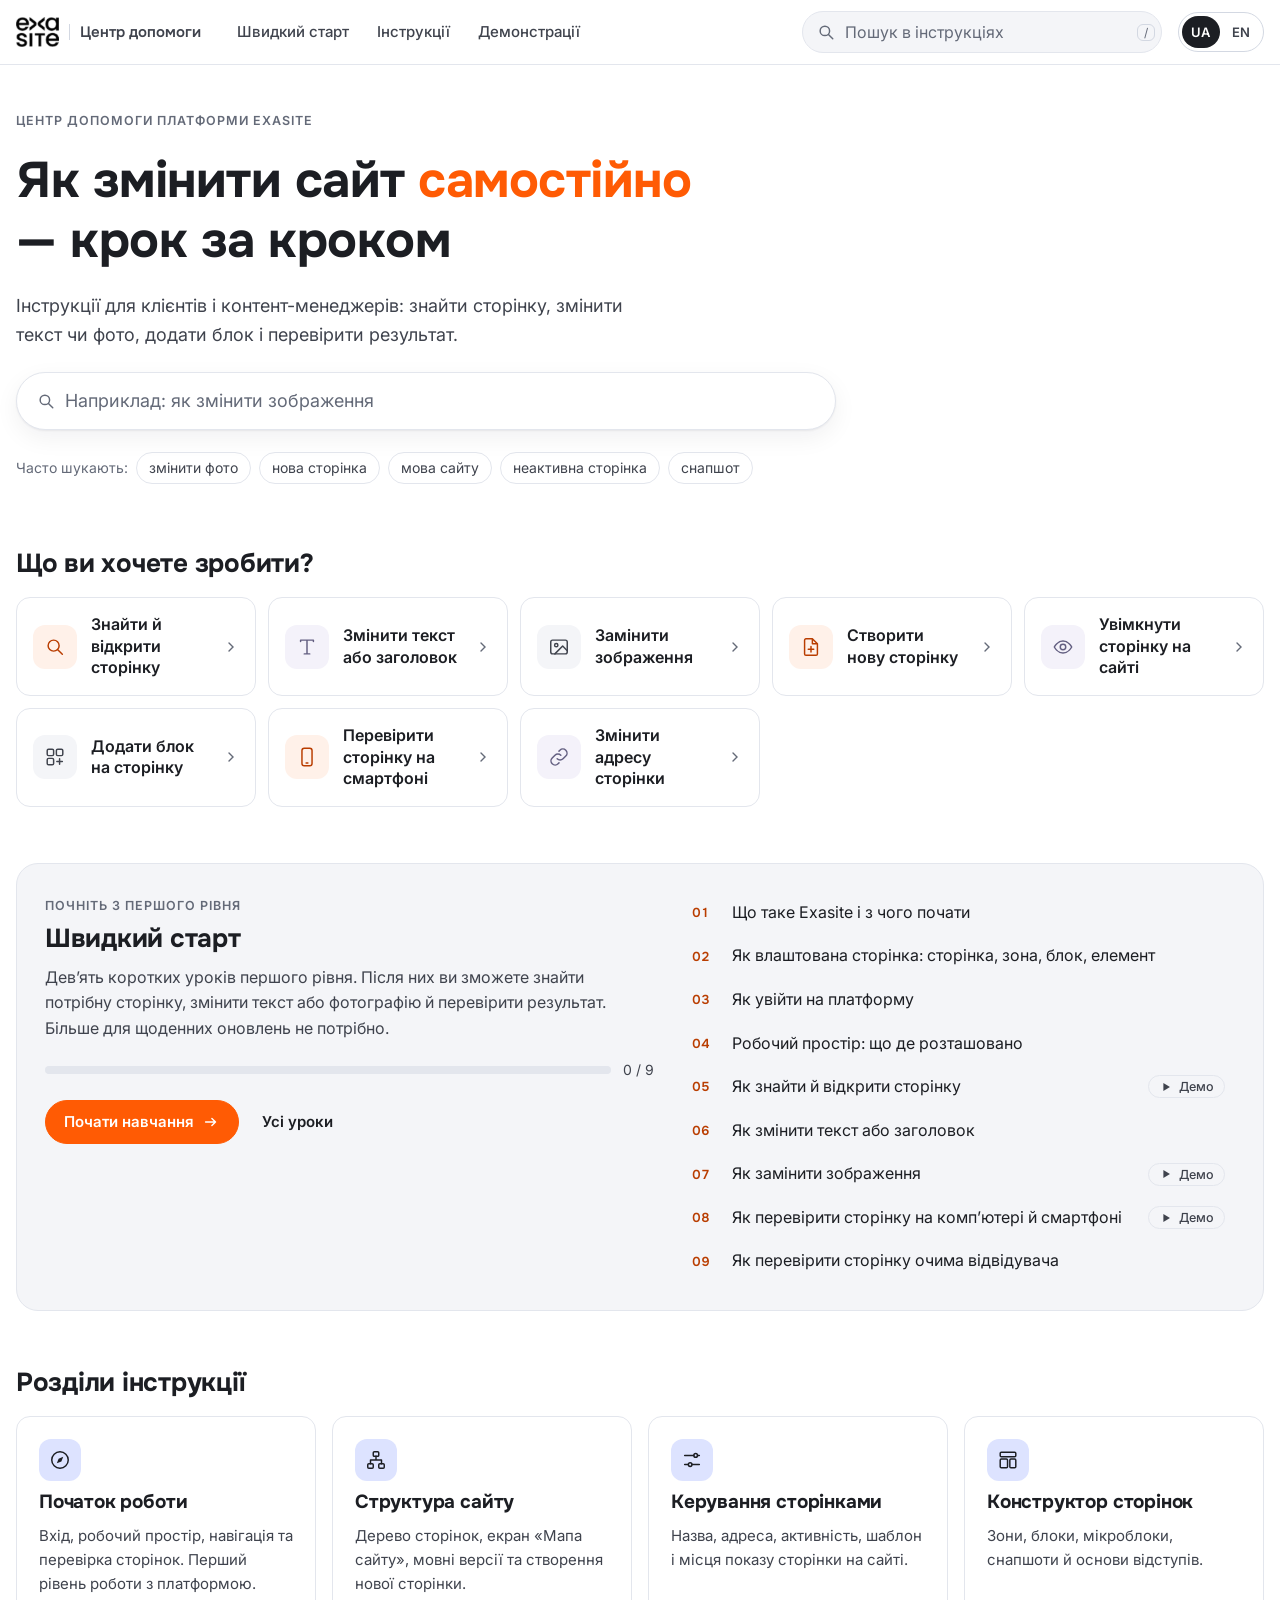
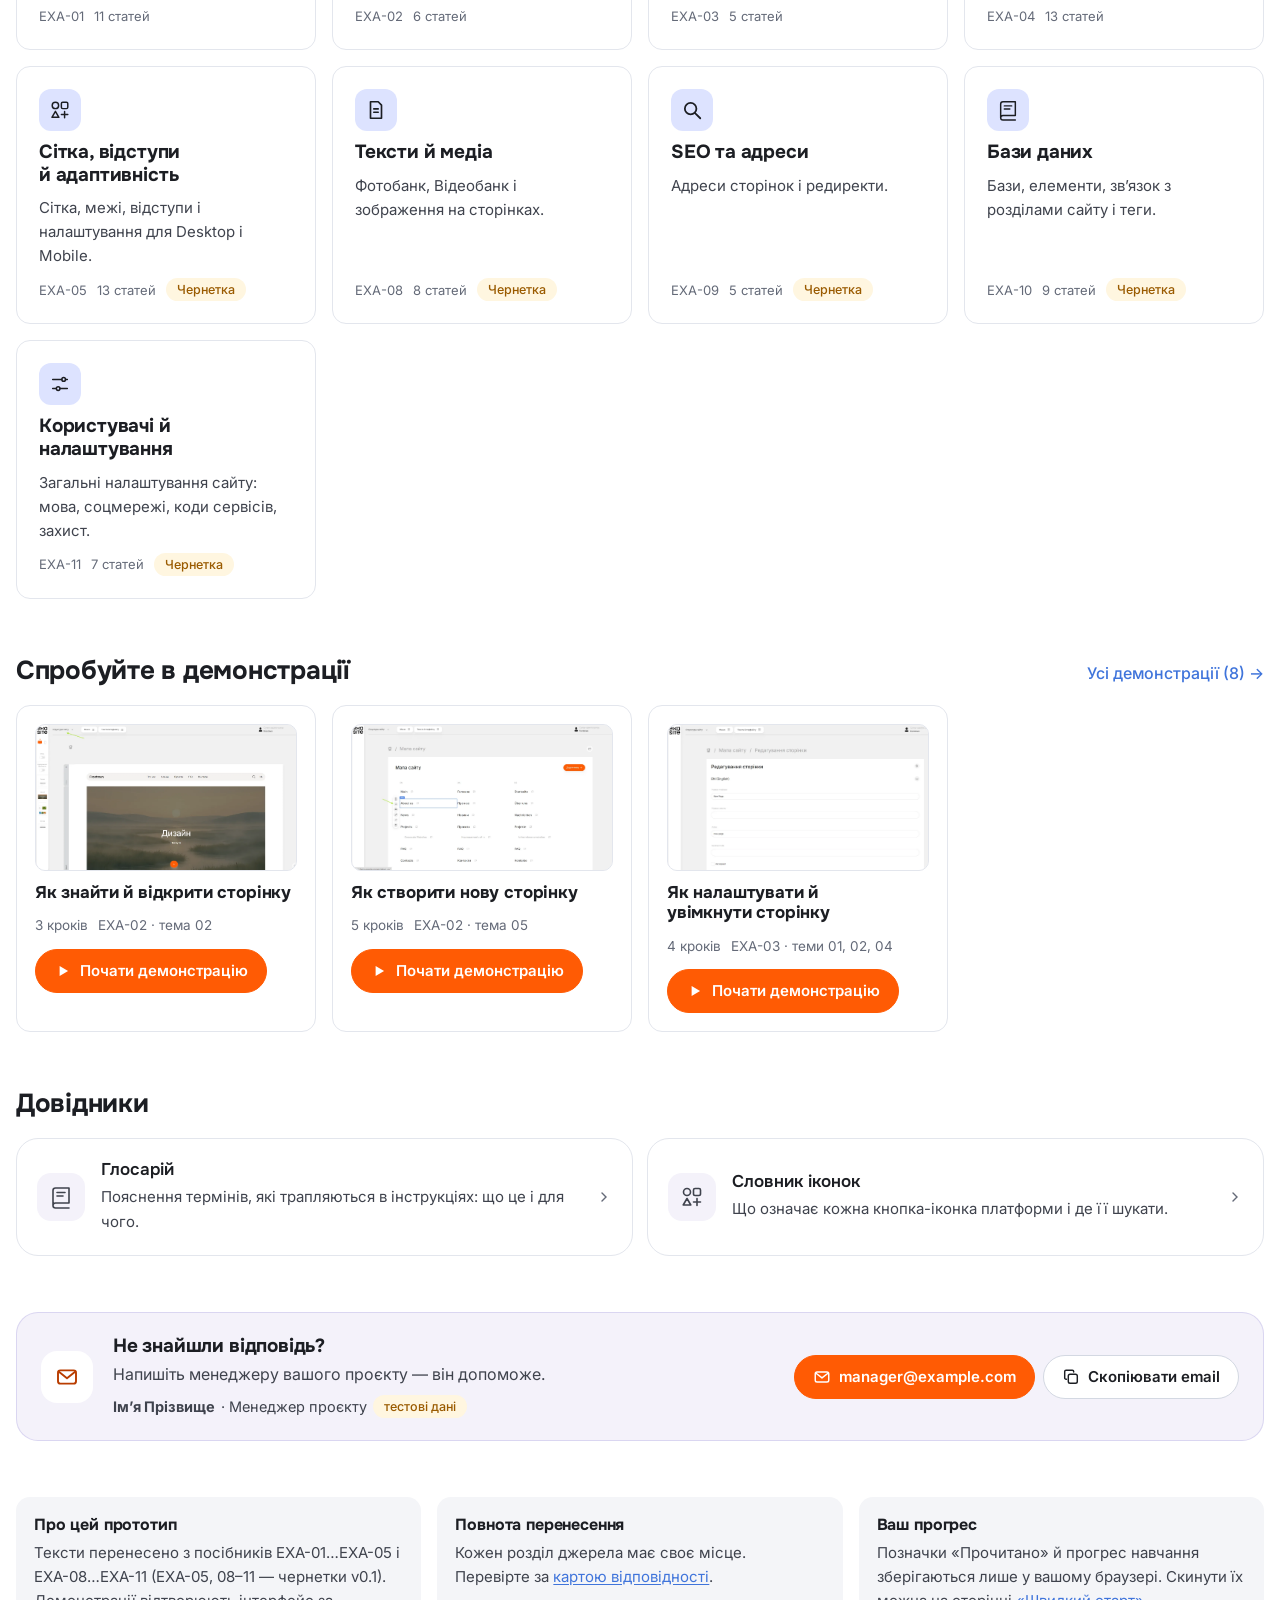
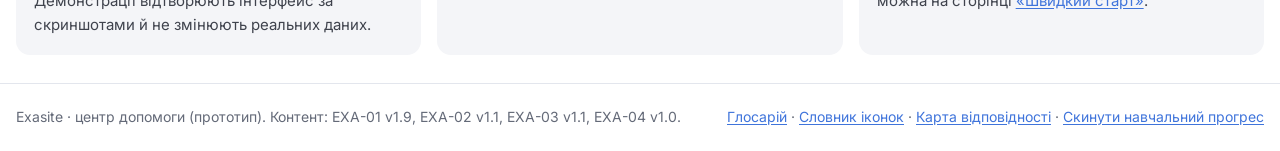
<file: index.html>
<!DOCTYPE html>
<html lang="uk">
<head>
<meta charset="utf-8">
<meta name="robots" content="noindex, nofollow">
<title>Exasite — Центр допомоги</title>
<meta http-equiv="refresh" content="0; url=site/">
<link rel="canonical" href="site/">
<script>location.replace('site/' + location.hash);</script>
</head>
<body>
<p><a href="site/">Відкрити центр допомоги Exasite</a></p>
</body>
</html>
</file>
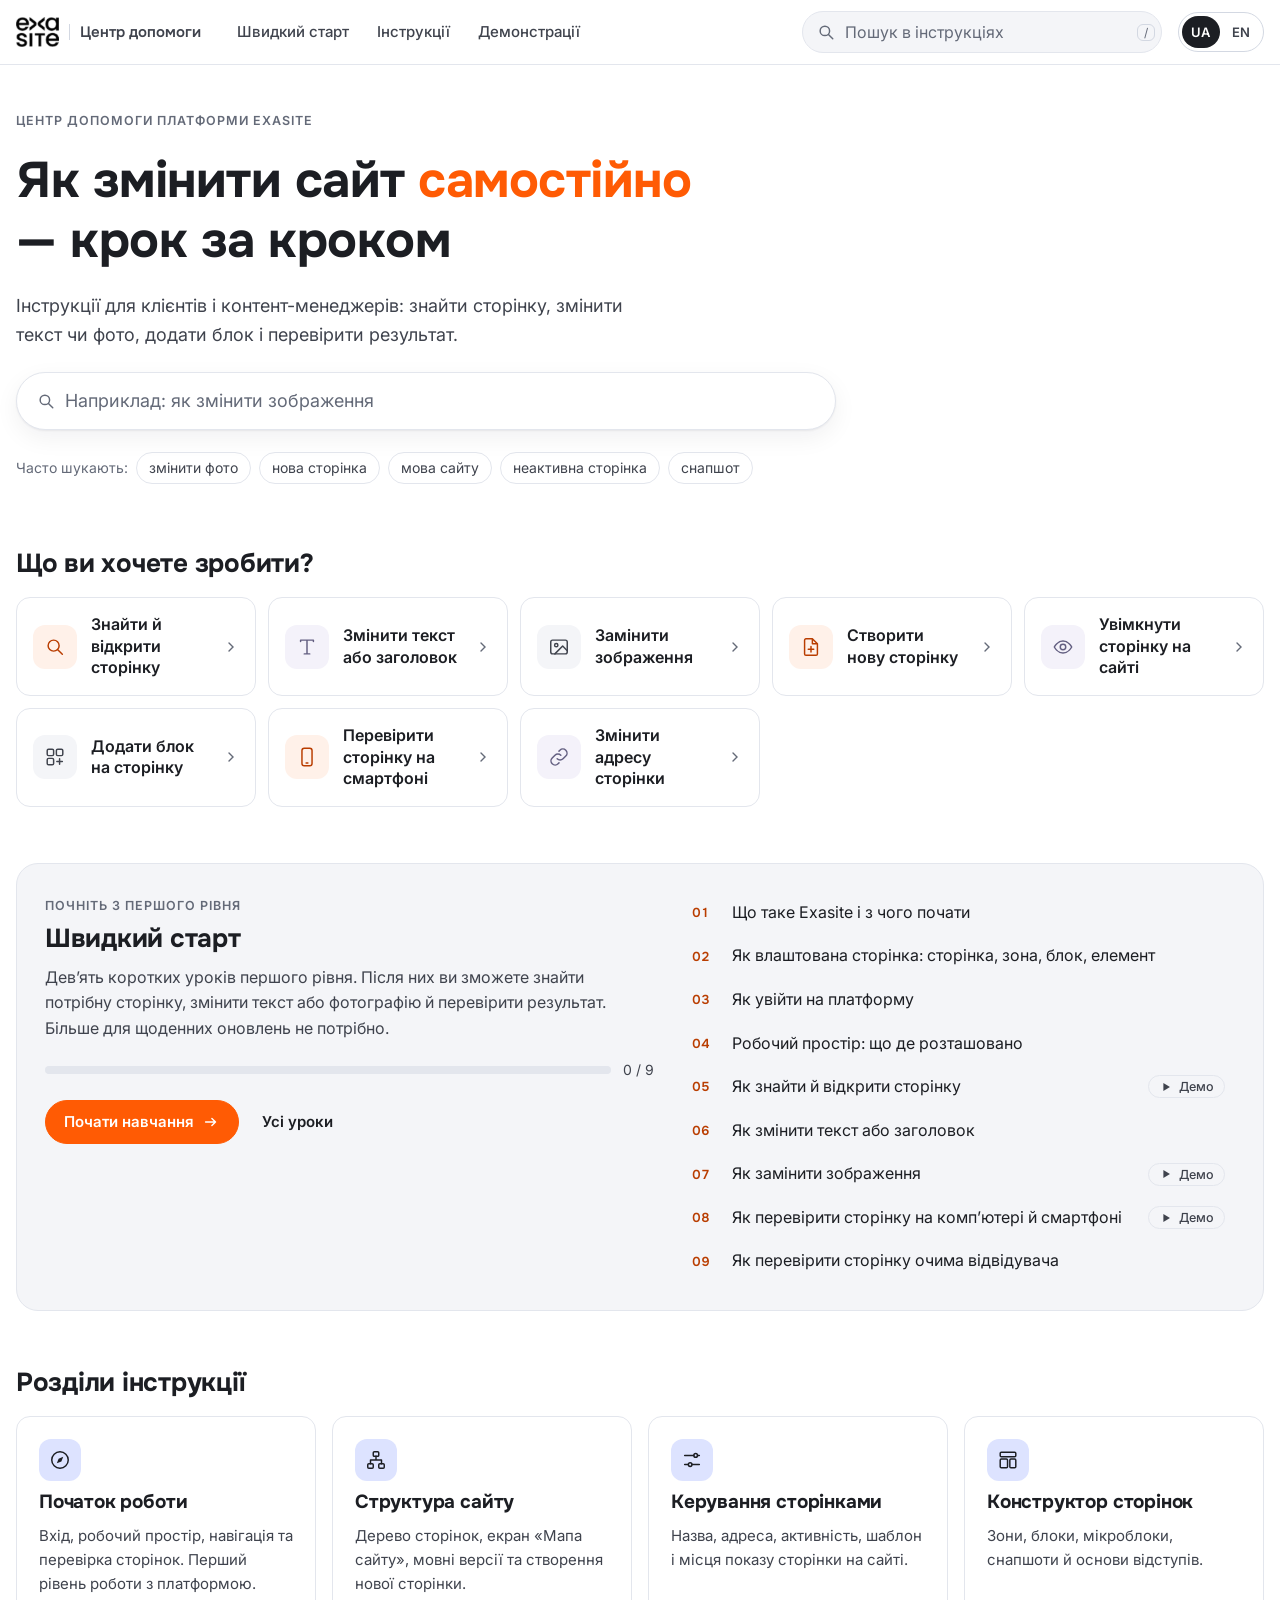
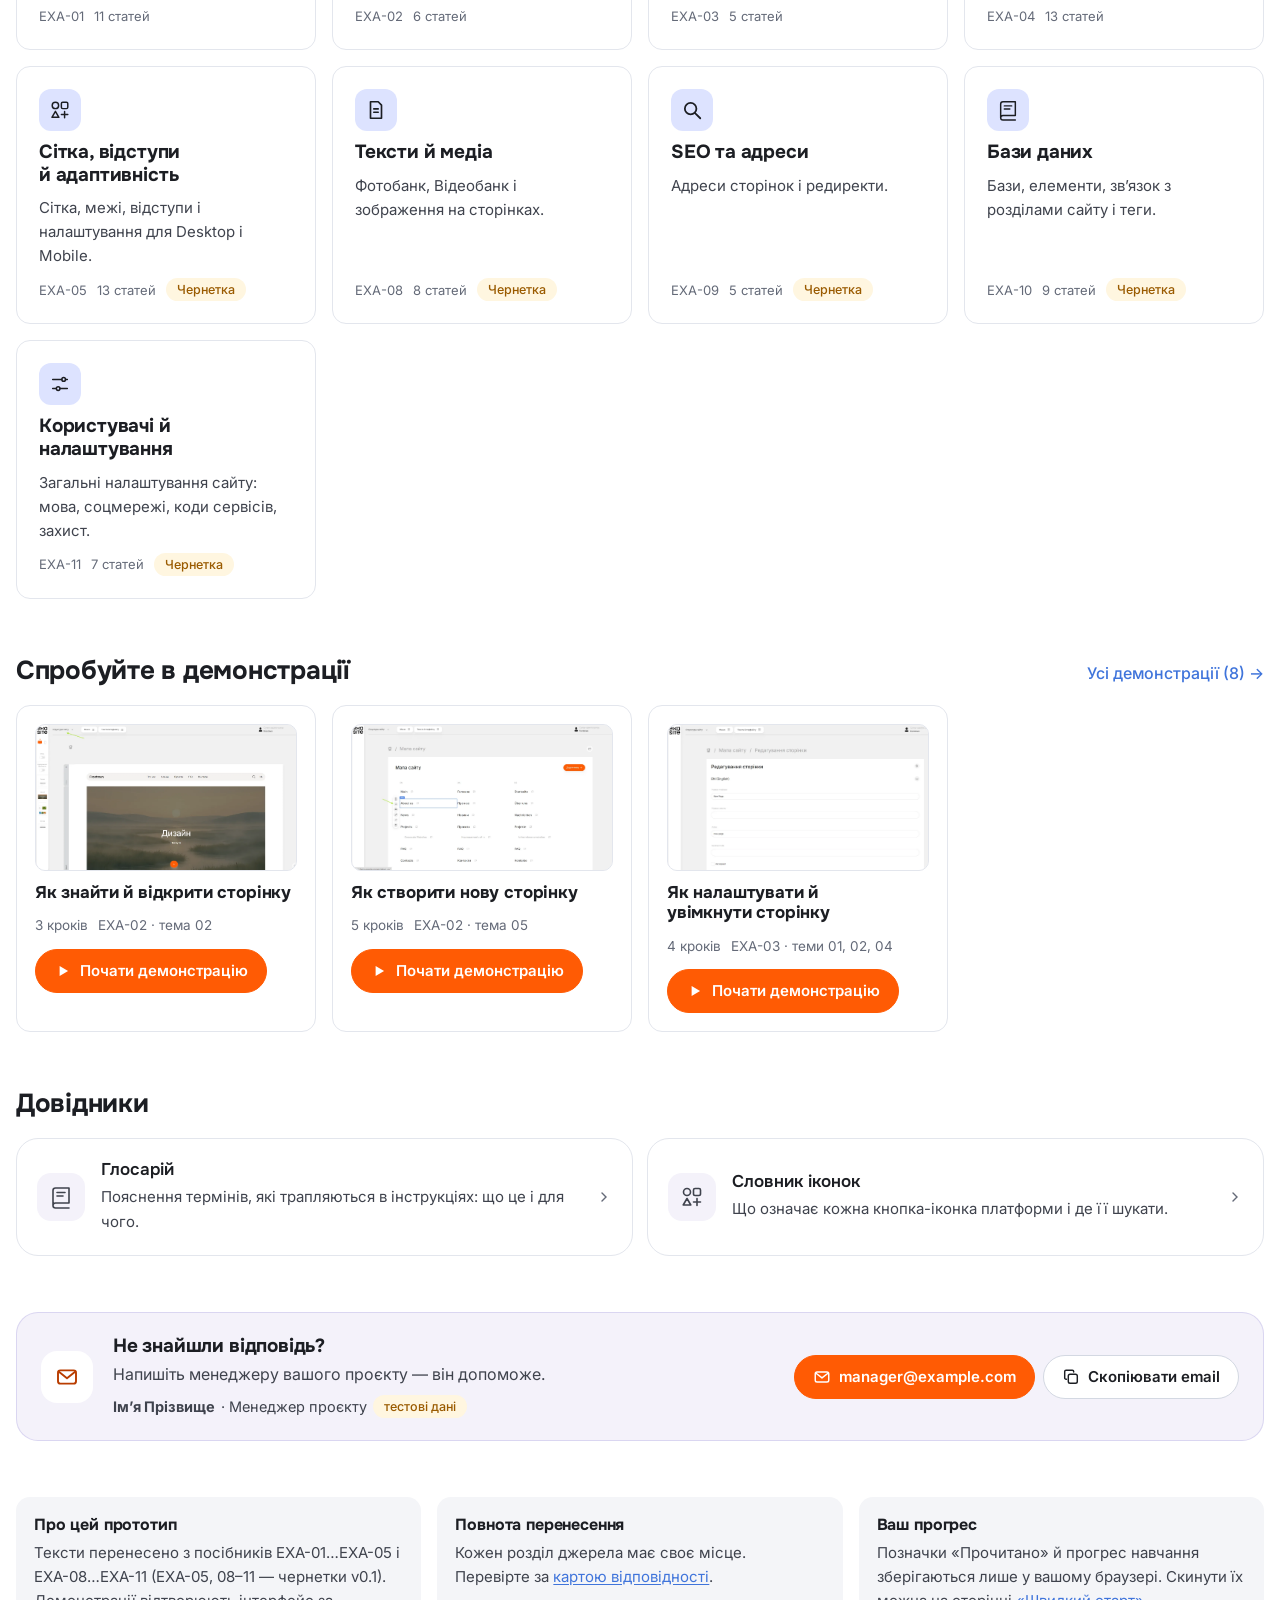
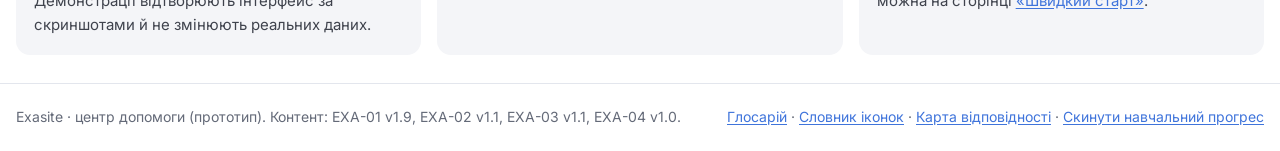
<file: site/index.html>
<!doctype html><html><head><meta charset=utf8><meta name="robots" content="noindex, nofollow"><meta name=viewport content="width=device-width,initial-scale=1,viewport-fit=cover"><style>:root{color-scheme:light;box-sizing:border-box;padding-top:env(safe-area-inset-top,0px);padding-bottom:env(safe-area-inset-bottom,0px)}html{scroll-padding-top:env(safe-area-inset-top,0px)}body{margin:0;padding:0;font:14px -apple-system,BlinkMacSystemFont,sans-serif;background:#fff;color:#000}img{max-width:100%}[hidden]:not([hidden=until-found i]){display:none!important}</style></head><body>
<title>Exasite Help Center</title>
<meta name="claude:viewport-fit-sides" content="cover">
<meta name="description" content="Центр допомоги платформи Exasite: інструкції, швидкий старт та інтерактивні демонстрації.">
<link rel="preconnect" href="https://fonts.googleapis.com">
<link rel="preconnect" href="https://fonts.gstatic.com" crossorigin>
<link rel="stylesheet" href="https://fonts.googleapis.com/css2?family=Inter:wght@400;500;600;700&family=Onest:wght@500;600;700;800&display=swap&subset=cyrillic">
<link rel="stylesheet" href="styles.css">
<a class="skip" href="#main" id="skip">Перейти до вмісту</a>
<header class="hdr" id="hdr"></header>
<div id="app"></div>
<footer class="ftr" id="ftr"></footer>
<script src="data/meta.js"></script>
<script src="i18n.js"></script>
<script src="data/demos.js"></script>
<script src="data/content-exa01.js"></script>
<script src="data/content-exa02.js"></script>
<script src="data/content-exa03.js"></script>
<script src="data/content-exa04.js"></script>
<script src="data/map.js"></script>
<script src="data/content-en.js"></script>
<script src="data/content-en-exa04.js"></script>
<script src="data/glossary.js"></script>
<script src="data/icons.js"></script>
<script src="data/content-exa05-11.js"></script>
<script src="app.js"></script>

</body></html>
</file>
<file: site/styles.css>
/* Exasite Help Center
   Layout: sticky header → sidebar (розділи) · стаття (≈68 знаків) · зміст статті праворуч.
   Палітра взята з інтерфейсу платформи: помаранчевий акцент кнопок, лавандова смуга зон,
   синій для виділення; графітовий текст на білому, як у посібниках Modern SaaS Editorial. */
:root {
  --bg: #ffffff;
  --bg-soft: #f4f5f8;
  --surface: #ffffff;
  --ink: #1c1e23;
  --ink-2: #3f434d;
  --muted: #646a78;
  --line: #e3e6ed;
  --line-2: #d3d8e2;
  --accent: #ff5b04;
  --accent-ink: #b93d00;
  --accent-soft: #fff1e9;
  --lav: #dde3ff;
  --lav-line: #aaa0df;
  --lav-soft: #f4f2fa;
  --blue: #3f74db;
  --ok: #1f8a4c;
  --ok-soft: #e7f5ec;
  --warn: #9a5b00;
  --warn-soft: #fff6e0;
  --shadow: 0 1px 2px rgba(20, 24, 40, .06), 0 8px 24px rgba(20, 24, 40, .06);
  --font-head: "Onest", "Inter", system-ui, -apple-system, "Segoe UI", sans-serif;
  --font-body: "Inter", system-ui, -apple-system, "Segoe UI", sans-serif;
  --r-sm: 8px; --r: 14px; --r-lg: 22px;
  --header-h: 64px;
}
@media (prefers-color-scheme: dark) {
  :root:not([data-theme="light"]) {
    --bg: #131418; --bg-soft: #1a1c21; --surface: #1d1f25; --ink: #eceef3; --ink-2: #c9ccd6; --muted: #9aa0ae;
    --line: #2c2f37; --line-2: #3a3e48; --accent: #ff7a33; --accent-ink: #ff9a5f; --accent-soft: #33221a;
    --lav: #2c3150; --lav-line: #8e86c9; --lav-soft: #22232f; --blue: #7aa2f0; --ok: #5fcf8d; --ok-soft: #17291f;
    --warn: #f0b85a; --warn-soft: #2b2416; --shadow: 0 1px 2px rgba(0,0,0,.4), 0 8px 24px rgba(0,0,0,.35); color-scheme: dark;
  }
}
:root[data-theme="dark"] {
  --bg: #131418; --bg-soft: #1a1c21; --surface: #1d1f25; --ink: #eceef3; --ink-2: #c9ccd6; --muted: #9aa0ae;
  --line: #2c2f37; --line-2: #3a3e48; --accent: #ff7a33; --accent-ink: #ff9a5f; --accent-soft: #33221a;
  --lav: #2c3150; --lav-line: #8e86c9; --lav-soft: #22232f; --blue: #7aa2f0; --ok: #5fcf8d; --ok-soft: #17291f;
  --warn: #f0b85a; --warn-soft: #2b2416; --shadow: 0 1px 2px rgba(0,0,0,.4), 0 8px 24px rgba(0,0,0,.35); color-scheme: dark;
}

* { box-sizing: border-box; }
html { scroll-padding-top: calc(var(--header-h) + 16px); }
body { margin: 0; background: var(--bg); color: var(--ink); font: 16px/1.6 var(--font-body); -webkit-font-smoothing: antialiased; }
body::before { content: ""; position: fixed; inset: 0 0 auto; height: env(safe-area-inset-top, 0px); z-index: 60; background: var(--bg); }
a { color: var(--blue); text-underline-offset: 2px; }
a:hover { text-decoration-thickness: 2px; }
button { font: inherit; color: inherit; }
:focus-visible { outline: 2px solid var(--blue); outline-offset: 2px; border-radius: 6px; }
h1, h2, h3 { font-family: var(--font-head); color: var(--ink); text-wrap: balance; line-height: 1.2; letter-spacing: -.01em; }
code { font: .9em ui-monospace, SFMono-Regular, Menlo, monospace; background: var(--bg-soft); padding: 1px 5px; border-radius: 5px; }
.sr-only { position: absolute; width: 1px; height: 1px; overflow: hidden; clip: rect(0 0 0 0); white-space: nowrap; }
.wrap { max-width: 1320px; margin: 0 auto; padding-left: max(16px, env(safe-area-inset-left, 0px)); padding-right: max(16px, env(safe-area-inset-right, 0px)); }
.skip { position: absolute; left: 12px; top: -60px; z-index: 100; background: var(--ink); color: var(--bg); padding: 8px 14px; border-radius: 8px; }
.skip:focus { top: 12px; }

/* ---------- header ---------- */
.hdr { position: sticky; top: env(safe-area-inset-top, 0px); z-index: 40; background: color-mix(in srgb, var(--bg) 92%, transparent); backdrop-filter: saturate(1.4) blur(10px); border-bottom: 1px solid var(--line); }
.hdr .wrap { height: var(--header-h); display: flex; align-items: center; gap: 16px; }
.brand { display: flex; align-items: center; gap: 10px; text-decoration: none; color: var(--ink); flex-shrink: 0; }
.brand img { height: 30px; width: auto; display: block; }
:root[data-theme="dark"] .brand img, :root[data-theme="dark"] .m-logo { filter: invert(1); }
@media (prefers-color-scheme: dark) { :root:not([data-theme="light"]) .brand img { filter: invert(1); } }
.brand span { font: 600 15px/1.1 var(--font-head); padding-left: 10px; border-left: 1px solid var(--line-2); color: var(--ink-2); }
.hdr-nav { display: flex; gap: 4px; margin-left: 8px; }
.hdr-nav a { text-decoration: none; color: var(--ink-2); font-weight: 500; font-size: 15px; padding: 8px 12px; border-radius: 999px; }
.hdr-nav a:hover { background: var(--bg-soft); }
.hdr-nav a[aria-current="page"] { color: var(--ink); background: var(--bg-soft); }
.hdr-search { margin-left: auto; width: min(360px, 34vw); }
.menu-btn { display: none; margin-left: auto; border: 1px solid var(--line-2); background: var(--surface); border-radius: 999px; height: 40px; padding: 0 14px; align-items: center; gap: 8px; font-weight: 500; cursor: pointer; }
.menu-btn svg { width: 18px; height: 18px; }
@media (max-width: 1023px) {
  .hdr-nav, .hdr-search { display: none; }
  .menu-btn { display: inline-flex; }
}

/* ---------- search ---------- */
.search { position: relative; }
.search-box { display: flex; align-items: center; gap: 8px; background: var(--bg-soft); border: 1px solid var(--line); border-radius: 999px; padding: 0 6px 0 14px; height: 42px; }
.search-box:focus-within { border-color: var(--blue); background: var(--surface); box-shadow: 0 0 0 3px color-mix(in srgb, var(--blue) 18%, transparent); }
.search-box svg { width: 18px; height: 18px; color: var(--muted); flex-shrink: 0; }
.search-box input { flex: 1; min-width: 0; border: 0; background: transparent; font: inherit; color: var(--ink); outline: none; height: 100%; }
.search-box input::placeholder { color: var(--muted); }
.search-clear { border: 0; background: transparent; width: 32px; height: 32px; border-radius: 50%; cursor: pointer; color: var(--muted); display: grid; place-items: center; }
.search-clear:hover { background: var(--line); color: var(--ink); }
.search-kbd { font: 12px var(--font-body); color: var(--muted); border: 1px solid var(--line-2); border-radius: 6px; padding: 0 6px; }
.search.big .search-box { height: 58px; padding-left: 20px; font-size: 18px; background: var(--surface); box-shadow: var(--shadow); }
.search-pop { position: absolute; left: 0; right: 0; top: calc(100% + 8px); background: var(--surface); border: 1px solid var(--line); border-radius: var(--r); box-shadow: var(--shadow); z-index: 50; max-height: min(70vh, 520px); overflow: auto; padding: 6px; }
.search-pop a, .sr-item { display: block; text-decoration: none; color: var(--ink); padding: 10px 12px; border-radius: 10px; }
.search-pop a:hover, .search-pop a.active { background: var(--bg-soft); }
.sr-meta { font-size: 12.5px; color: var(--muted); display: flex; gap: 8px; flex-wrap: wrap; }
.sr-title { font-weight: 600; line-height: 1.35; }
.sr-snip { font-size: 14px; color: var(--ink-2); margin-top: 2px; }
mark { background: color-mix(in srgb, var(--accent) 22%, transparent); color: inherit; border-radius: 3px; padding: 0 1px; }
.search-pop .all { color: var(--blue); font-weight: 500; font-size: 14px; }
.search-empty { padding: 14px 12px; color: var(--ink-2); font-size: 15px; }

/* ---------- layout ---------- */
.layout { display: grid; grid-template-columns: 268px minmax(0, 1fr); gap: 40px; padding-block: 28px 64px; }
.layout.no-side { grid-template-columns: minmax(0, 1fr); }
@media (max-width: 1023px) { .layout { grid-template-columns: minmax(0, 1fr); gap: 0; } .side { display: none; } }
.side { position: sticky; top: calc(var(--header-h) + 20px + env(safe-area-inset-top, 0px)); align-self: start; max-height: calc(100vh - var(--header-h) - 40px); overflow: auto; padding-right: 6px; font-size: 14.5px; }
.nav-grp { margin-bottom: 26px; }
.nav-grp > a { display: flex; gap: 8px; align-items: baseline; text-decoration: none; color: var(--ink); font: 600 14px var(--font-head); padding: 6px 10px; border-radius: 8px; }
.nav-grp > a small { color: var(--muted); font: 500 11.5px var(--font-body); letter-spacing: .04em; }
.nav-grp ul { list-style: none; margin: 6px 0 0; padding: 0 0 0 10px; border-left: 1px solid var(--line); margin-left: 12px; }
.nav-grp li a { display: flex; gap: 8px; align-items: flex-start; text-decoration: none; color: var(--ink-2); padding: 7px 10px; border-radius: 8px; line-height: 1.45; }
.nav-grp li a:hover, .nav-grp > a:hover { background: var(--bg-soft); }
.nav-grp li a[aria-current="page"] { background: var(--accent-soft); color: var(--accent-ink); font-weight: 600; }
.nav-grp li a .tick { margin-left: auto; color: var(--ok); flex-shrink: 0; width: 16px; height: 16px; }
.nav-top { list-style: none; padding: 0; margin: 0 0 18px; }
.nav-top a { display: block; text-decoration: none; color: var(--ink); font-weight: 500; padding: 6px 10px; border-radius: 8px; }
.nav-top a:hover { background: var(--bg-soft); }
.nav-top a[aria-current="page"] { background: var(--accent-soft); color: var(--accent-ink); }

/* drawer */
.drawer-bg { position: fixed; inset: 0; background: rgba(10, 12, 20, .45); z-index: 70; }
.drawer { position: fixed; inset: 0 auto 0 0; width: min(360px, 88vw); background: var(--bg); z-index: 71; display: flex; flex-direction: column; padding: calc(env(safe-area-inset-top, 0px) + 12px) 12px calc(env(safe-area-inset-bottom, 0px) + 12px) max(12px, env(safe-area-inset-left, 0px)); box-shadow: var(--shadow); }
.drawer-head { display: flex; align-items: center; justify-content: space-between; padding: 4px 6px 12px; }
.drawer .search { margin: 0 4px 14px; }
.drawer .side { display: block; position: static; max-height: none; overflow: auto; flex: 1; }
.icon-btn { border: 1px solid var(--line-2); background: var(--surface); width: 40px; height: 40px; border-radius: 50%; display: grid; place-items: center; cursor: pointer; }
.icon-btn svg { width: 18px; height: 18px; }

/* ---------- common ---------- */
.eyebrow { font: 600 12.5px var(--font-body); letter-spacing: .08em; text-transform: uppercase; color: var(--muted); }
.crumbs { font-size: 14px; color: var(--muted); display: flex; flex-wrap: wrap; gap: 6px; align-items: center; margin-bottom: 14px; }
.crumbs a { color: var(--ink-2); text-decoration: none; }
.crumbs a:hover { text-decoration: underline; }
.crumbs span[aria-hidden] { color: var(--line-2); }
.badge { display: inline-flex; align-items: center; gap: 6px; font: 500 12.5px var(--font-body); padding: 3px 10px; border-radius: 999px; background: var(--bg-soft); color: var(--ink-2); border: 1px solid var(--line); white-space: nowrap; }
.badge.lvl1 { background: var(--ok-soft); color: var(--ok); border-color: transparent; }
.badge.lvl2 { background: var(--lav-soft); color: color-mix(in srgb, var(--lav-line) 55%, var(--ink)); border-color: transparent; }
.badge.lvl3 { background: var(--accent-soft); color: var(--accent-ink); border-color: transparent; }
.badge.draft { background: var(--warn-soft); color: var(--warn); border-color: transparent; }
.badge.read { background: var(--ok-soft); color: var(--ok); border-color: transparent; }
.badge svg { width: 14px; height: 14px; }
.btn { display: inline-flex; align-items: center; justify-content: center; gap: 8px; min-height: 44px; padding: 0 18px; border-radius: 999px; border: 1px solid var(--line-2); background: var(--surface); color: var(--ink); font-weight: 600; font-size: 15px; text-decoration: none; cursor: pointer; }
.btn:hover { border-color: var(--ink-2); }
.btn.primary { background: var(--accent); border-color: var(--accent); color: #fff; }
.btn.primary:hover { background: color-mix(in srgb, var(--accent) 88%, #000); }
.btn.ghost { border-color: transparent; background: transparent; }
.btn.ghost:hover { background: var(--bg-soft); }
.btn svg { width: 18px; height: 18px; }
.btn[disabled] { opacity: .45; cursor: not-allowed; }
.chip-link { color: var(--blue); text-decoration: none; font-weight: 500; white-space: nowrap; }
.chip-link:hover { text-decoration: underline; }
.chip-planned { white-space: nowrap; border-bottom: 1px dotted var(--muted); cursor: help; }

/* ---------- home ---------- */
.hero { padding-block: 48px 36px; display: grid; grid-template-columns: minmax(0, 1fr); gap: 22px; max-width: 820px; }
.hero h1 { font-size: clamp(32px, 5vw, 50px); margin: 0; font-weight: 700; }
.hero h1 em { font-style: normal; color: var(--accent); }
.hero p { margin: 0; font-size: 18px; color: var(--ink-2); max-width: 640px; }
.hero-hints { display: flex; flex-wrap: wrap; gap: 8px; font-size: 14px; color: var(--muted); align-items: center; }
.hero-hints button { border: 1px solid var(--line); background: var(--surface); border-radius: 999px; padding: 4px 12px; cursor: pointer; color: var(--ink-2); font-size: 14px; }
.hero-hints button:hover { border-color: var(--ink-2); }
.sec { padding-block: 28px; }
.sec-head { display: flex; align-items: baseline; justify-content: space-between; gap: 16px; flex-wrap: wrap; margin-bottom: 18px; }
.sec-head h2 { margin: 0; font-size: 26px; }
.sec-head a { font-weight: 500; text-decoration: none; }
.qs-card { display: grid; grid-template-columns: minmax(0, 1.1fr) minmax(0, 1fr); gap: 28px; background: var(--bg-soft); border-radius: var(--r-lg); padding: 28px; border: 1px solid var(--line); }
@media (max-width: 860px) { .qs-card { grid-template-columns: minmax(0, 1fr); padding: 20px; } }
.qs-card h2 { margin: 6px 0 10px; font-size: 26px; }
.qs-card p { margin: 0 0 18px; color: var(--ink-2); }
.qs-mini { list-style: none; margin: 0; padding: 0; display: grid; gap: 2px; counter-reset: q; }
.qs-mini li a { display: grid; grid-template-columns: 30px minmax(0, 1fr) auto; gap: 10px; align-items: center; padding: 8px 10px; border-radius: 10px; text-decoration: none; color: var(--ink); }
.qs-mini li a:hover { background: var(--surface); }
.qs-num { font: 600 13px var(--font-head); color: var(--accent-ink); font-variant-numeric: tabular-nums; }
.qs-mini .done .qs-num { color: var(--ok); }
.progress { height: 8px; background: var(--line); border-radius: 999px; overflow: hidden; }
.progress i { display: block; height: 100%; background: var(--accent); border-radius: 999px; transition: width .4s ease; }
.progress-row { display: flex; align-items: center; gap: 12px; font-size: 14px; color: var(--ink-2); margin-bottom: 18px; }
.progress-row .progress { flex: 1; }
.cats { display: grid; grid-template-columns: repeat(auto-fill, minmax(260px, 1fr)); gap: 16px; }
.cat-card { display: flex; flex-direction: column; gap: 10px; padding: 22px; border: 1px solid var(--line); border-radius: var(--r); text-decoration: none; color: var(--ink); background: var(--surface); transition: border-color .15s, transform .15s; }
.cat-card:hover { border-color: var(--line-2); transform: translateY(-2px); }
.cat-card .ci { width: 42px; height: 42px; border-radius: 12px; background: var(--lav); display: grid; place-items: center; color: var(--ink); }
.cat-card .ci svg { width: 22px; height: 22px; }
.cat-card h3 { margin: 0; font-size: 19px; }
.cat-card p { margin: 0; color: var(--ink-2); font-size: 15px; flex: 1; }
.cat-card .cmeta { font-size: 13px; color: var(--muted); display: flex; gap: 10px; align-items: center; flex-wrap: wrap; }
.pop { display: grid; grid-template-columns: repeat(auto-fill, minmax(280px, 1fr)); gap: 0 24px; }
.pop a { display: flex; align-items: center; gap: 12px; padding: 14px 4px; border-bottom: 1px solid var(--line); text-decoration: none; color: var(--ink); font-weight: 500; }
.pop a:hover { color: var(--accent-ink); }
.pop a svg { width: 18px; height: 18px; color: var(--muted); flex-shrink: 0; margin-left: auto; }
.demo-list { display: grid; grid-template-columns: repeat(auto-fill, minmax(270px, 1fr)); gap: 16px; }
.demo-card { display: flex; flex-direction: column; gap: 12px; padding: 18px; border-radius: var(--r); border: 1px solid var(--line); background: var(--surface); }
.demo-card .dthumb { aspect-ratio: 16 / 9; max-width: 100%; border-radius: 10px; background: var(--bg-soft); border: 1px solid var(--line); overflow: hidden; position: relative; }
.demo-card .dthumb img { width: 100%; height: 100%; object-fit: cover; object-position: left top; display: block; }
.demo-card h3 { margin: 0; font-size: 17px; }
.demo-card .dmeta { font-size: 13.5px; color: var(--muted); display: flex; gap: 10px; flex-wrap: wrap; align-items: center; }
.demo-card .btn { align-self: flex-start; }
.about { display: grid; grid-template-columns: repeat(auto-fit, minmax(240px, 1fr)); gap: 16px; font-size: 15px; color: var(--ink-2); }
.about > div { padding: 18px; border-radius: var(--r); background: var(--bg-soft); }
.about h3 { font-size: 16px; margin: 0 0 6px; }
.about p { margin: 0; }

/* ---------- category ---------- */
.page-head { display: grid; gap: 10px; margin-bottom: 26px; }
.page-head h1 { font-size: clamp(28px, 4vw, 40px); margin: 0; }
.page-head p { margin: 0; color: var(--ink-2); font-size: 17px; max-width: 680px; }
.alist { list-style: none; padding: 0; margin: 0; border-top: 1px solid var(--line); }
.alist li a { display: grid; grid-template-columns: 34px minmax(0, 1fr) auto; gap: 14px; padding: 16px 6px; border-bottom: 1px solid var(--line); text-decoration: none; color: var(--ink); align-items: start; }
.alist li a:hover { background: var(--bg-soft); }
.alist .an { font: 600 14px var(--font-head); color: var(--accent-ink); padding-top: 2px; font-variant-numeric: tabular-nums; }
.alist .at { display: block; font-weight: 600; font-size: 17px; line-height: 1.35; }
.alist .al { display: block; color: var(--ink-2); font-size: 15px; line-height: 1.55; margin-top: 6px; }
.alist .ab { display: flex; gap: 6px; flex-wrap: wrap; justify-content: flex-end; }
@media (max-width: 640px) { .alist li a { grid-template-columns: 28px minmax(0, 1fr); } .alist .ab { grid-column: 2; justify-content: flex-start; } }
.notice { display: flex; gap: 12px; align-items: flex-start; padding: 14px 16px; border-radius: var(--r); background: var(--warn-soft); color: var(--ink); font-size: 15px; margin-bottom: 22px; }
.notice svg { width: 20px; height: 20px; color: var(--warn); flex-shrink: 0; margin-top: 2px; }

/* ---------- article ---------- */
.art-grid { display: grid; grid-template-columns: minmax(0, 720px) 220px; gap: 48px; justify-content: start; }
@media (max-width: 1279px) { .art-grid { grid-template-columns: minmax(0, 760px); } .toc-side { display: none; } }
.art h1 { font-size: clamp(28px, 4vw, 40px); margin: 0 0 10px; }
.art .lead { font-size: 18.5px; color: var(--ink-2); margin: 0 0 16px; }
.art-meta { display: flex; flex-wrap: wrap; gap: 8px; align-items: center; margin-bottom: 22px; }
.art-meta .src { font-size: 13px; color: var(--muted); }
.outcome { display: grid; grid-template-columns: 36px minmax(0, 1fr); gap: 12px; padding: 18px 20px; border-radius: var(--r); background: var(--ok-soft); margin-bottom: 32px; }
.outcome svg { width: 24px; height: 24px; color: var(--ok); margin-top: 2px; }
.outcome b { display: block; font: 600 13px var(--font-body); letter-spacing: .06em; text-transform: uppercase; color: var(--ok); }
.outcome p { margin: 2px 0 0; }
.toc-inline { border: 1px solid var(--line); border-radius: var(--r); margin-bottom: 26px; }
.toc-inline summary { cursor: pointer; padding: 12px 16px; font-weight: 600; list-style: none; display: flex; justify-content: space-between; align-items: center; }
.toc-inline summary::-webkit-details-marker { display: none; }
.toc-inline summary svg { width: 18px; height: 18px; transition: transform .2s; }
.toc-inline[open] summary svg { transform: rotate(180deg); }
.toc-inline nav { padding: 0 8px 10px; }
@media (min-width: 1280px) { .toc-inline { display: none; } }
.toc-side { position: sticky; top: calc(var(--header-h) + 28px + env(safe-area-inset-top, 0px)); align-self: start; font-size: 14px; }
.toc-side .eyebrow { margin: 6px 0 10px; }
.toc a { display: block; padding: 5px 10px; text-decoration: none; color: var(--ink-2); border-left: 2px solid var(--line); line-height: 1.4; }
.toc a.sub { padding-left: 22px; font-size: 13.5px; }
.toc a:hover { color: var(--ink); }
.toc a.active { color: var(--accent-ink); border-left-color: var(--accent); font-weight: 600; }
.toc .toc-demo { margin-top: 14px; }

.prose { font-size: 17px; line-height: 1.75; display: flex; flex-direction: column; gap: 26px; }
.prose > * { margin: 0; min-width: 0; }
.prose p { margin: 0; max-width: 68ch; }
.prose h2 { font-size: 25px; margin: 30px 0 -8px; padding-top: 22px; border-top: 1px solid var(--line); }
.prose > h2:first-child { margin-top: 0; padding-top: 0; border-top: 0; }
.prose h3 { font-size: 20px; margin: 14px 0 -10px; }
.prose > .callout, .prose > .clarify, .prose > .check, .prose > .missing, .prose > .tbl-wrap, .prose > .fig, .prose > .gallery { margin-block: 8px; }
.prose ul.plain { padding-left: 22px; margin: 0; }
.prose ul.plain li + li { margin-top: 8px; }
.anchor { margin-left: 8px; opacity: 0; text-decoration: none; color: var(--muted); font-weight: 400; }
h2:hover .anchor, h3:hover .anchor, .anchor:focus { opacity: 1; }
.ex { margin: 0; padding-left: 16px; border-left: 2px solid var(--line-2); color: var(--ink-2); font-style: italic; }

/* steps */
.steps { list-style: none; margin: 0; padding: 0; counter-reset: s; display: grid; gap: 34px; }
.steps > li { display: grid; grid-template-columns: 36px minmax(0, 1fr); gap: 14px; counter-increment: s; }
.steps > li::before { content: counter(s, decimal-leading-zero); font: 700 15px/1 var(--font-head); color: var(--accent-ink); width: 36px; height: 36px; border-radius: 50%; display: grid; place-items: center; background: var(--accent-soft); font-variant-numeric: tabular-nums; }
.steps > li > div { padding-top: 5px; min-width: 0; }
.steps .fig { margin-top: 18px; }

/* figures */
.fig { margin: 0; }
.fig-btn { display: block; width: 100%; padding: 0; border: 1px solid var(--line-2); border-radius: 10px; overflow: hidden; background: var(--surface); cursor: zoom-in; position: relative; }
.fig-btn img { display: block; width: 100%; height: auto; }
.fig-btn .zoom { position: absolute; right: 10px; bottom: 10px; width: 34px; height: 34px; border-radius: 50%; background: rgba(28, 30, 35, .78); color: #fff; display: grid; place-items: center; opacity: 0; transition: opacity .15s; }
.fig-btn:hover .zoom, .fig-btn:focus-visible .zoom { opacity: 1; }
.fig-btn .zoom svg { width: 16px; height: 16px; }
.fig figcaption { font-size: 13.5px; color: var(--muted); margin-top: 10px; text-align: center; line-height: 1.45; }
.fig figcaption .sid { white-space: nowrap; font-variant-numeric: tabular-nums; }
.fig .fig-note { display: block; color: var(--warn); margin-top: 2px; }
.mark-dot { position: absolute; transform: translate(-50%, -50%); width: 26px; height: 26px; border-radius: 50%; background: var(--accent); color: #fff; font: 700 13px/26px var(--font-head); text-align: center; box-shadow: 0 0 0 3px #fff, 0 2px 8px rgba(0, 0, 0, .25); }
.gallery { display: grid; grid-template-columns: repeat(auto-fit, minmax(220px, 1fr)); gap: 16px; }
.gallery .fig figcaption { font-size: 13px; }

/* callouts */
.callout { border-left: 3px solid var(--lav-line); padding: 6px 0 6px 20px; line-height: 1.7; }
.callout b.ct { display: flex; align-items: center; gap: 8px; font: 700 12.5px var(--font-body); letter-spacing: .07em; text-transform: uppercase; color: var(--ink-2); margin-bottom: 8px; }
.callout b.ct svg { width: 17px; height: 17px; }
.callout p { margin: 0; }
.callout.important { border-color: var(--accent); }
.callout.important b.ct { color: var(--accent-ink); }
.callout.mistake { border-color: #d0462f; }
.callout.mistake b.ct { color: #c23a24; }
.callout.tip b.ct { color: color-mix(in srgb, var(--lav-line) 50%, var(--ink)); }
.callout.next { border-color: var(--blue); }
.callout.next b.ct { color: var(--blue); }
.callout.example b.ct { color: var(--ink-2); }
:root[data-theme="dark"] .callout.mistake b.ct { color: #ff8a73; }
@media (prefers-color-scheme: dark) { :root:not([data-theme="light"]) .callout.mistake b.ct { color: #ff8a73; } }
.clarify { display: grid; grid-template-columns: 22px minmax(0, 1fr); gap: 10px; border: 1px dashed color-mix(in srgb, var(--warn) 60%, transparent); background: var(--warn-soft); border-radius: 12px; padding: 16px 18px; font-size: 15px; line-height: 1.65; }
.clarify svg { width: 20px; height: 20px; color: var(--warn); margin-top: 2px; }
.clarify b { color: var(--warn); }

/* tables */
.tbl-wrap { overflow-x: auto; border: 1px solid var(--line); border-radius: 12px; }
table { border-collapse: collapse; width: 100%; font-size: 15px; line-height: 1.5; }
th { text-align: left; background: var(--lav-soft); font-weight: 600; color: var(--ink); white-space: nowrap; }
th, td { padding: 12px 16px; border-bottom: 1px solid var(--line); vertical-align: top; }
tr:last-child td { border-bottom: 0; }
td:first-child { font-weight: 500; }
table.icons td:first-child { white-space: nowrap; }
.ticon { display: inline-grid; place-items: center; width: 26px; height: 26px; border-radius: 7px; background: var(--bg-soft); border: 1px solid var(--line); vertical-align: middle; margin-right: 8px; }
.ticon svg { width: 16px; height: 16px; }
@media (max-width: 560px) { table { font-size: 14px; } th, td { padding: 9px 10px; } }

/* features, levels, terms */
.features { display: grid; grid-template-columns: repeat(auto-fit, minmax(250px, 1fr)); gap: 18px; }
.feature { padding: 22px; border-radius: var(--r); border: 1px solid var(--line); font-size: 15.5px; line-height: 1.6; }
.feature .fn { font: 700 14px var(--font-head); color: var(--accent-ink); }
.feature h3 { font-size: 17px; margin: 6px 0 8px; }
.feature p { margin: 0; color: var(--ink-2); }
.levels { display: grid; gap: 16px; }
.level { display: grid; grid-template-columns: 110px minmax(0, 1fr); gap: 16px; padding: 16px 18px; border-radius: var(--r); background: var(--bg-soft); }
.level .ln { font: 700 14px var(--font-head); color: var(--accent-ink); }
.level h3 { margin: 0 0 4px; font-size: 17px; }
.level p { margin: 0; font-size: 15.5px; color: var(--ink-2); }
.level a { font-weight: 500; font-size: 15px; display: inline-block; margin-top: 6px; }
@media (max-width: 560px) { .level { grid-template-columns: minmax(0, 1fr); gap: 4px; } }
.terms { display: grid; gap: 0; border-top: 1px solid var(--line); margin: 0; }
.terms > div { display: grid; grid-template-columns: 190px minmax(0, 1fr); gap: 16px; padding: 18px 0; border-bottom: 1px solid var(--line); }
.terms dt { font: 600 17px var(--font-head); }
.terms dt small { display: block; font: 500 13px var(--font-body); color: var(--muted); }
.terms dd { margin: 0; color: var(--ink-2); }
@media (max-width: 560px) { .terms > div { grid-template-columns: minmax(0, 1fr); gap: 2px; } }

/* details / faq */
.faq { border-top: 1px solid var(--line); }
.faq details { border-bottom: 1px solid var(--line); }
.faq summary { cursor: pointer; padding: 16px 40px 16px 2px; font-weight: 600; list-style: none; position: relative; }
.faq summary::-webkit-details-marker { display: none; }
.faq summary::after { content: ""; position: absolute; right: 8px; top: 22px; width: 9px; height: 9px; border-right: 2px solid var(--muted); border-bottom: 2px solid var(--muted); transform: rotate(45deg); transition: transform .2s; }
.faq details[open] summary::after { transform: rotate(-135deg); top: 26px; }
.faq details > div { padding: 0 2px 20px; color: var(--ink-2); line-height: 1.7; }

/* checklist */
.check { border: 1px solid var(--line); border-radius: var(--r); padding: 20px 22px; }
.check b.ct { display: flex; justify-content: space-between; gap: 8px; font: 700 12.5px var(--font-body); letter-spacing: .07em; text-transform: uppercase; color: var(--ok); margin-bottom: 12px; }
.check b.ct span { color: var(--muted); font-weight: 500; letter-spacing: 0; text-transform: none; font-size: 13px; }
.check label { display: grid; grid-template-columns: 24px minmax(0, 1fr); gap: 12px; padding: 8px 0; cursor: pointer; font-size: 16px; line-height: 1.6; }
.check input { width: 20px; height: 20px; margin: 3px 0 0; accent-color: var(--ok); }
.check label.done span { color: var(--muted); text-decoration: line-through; text-decoration-color: var(--line-2); }
.missing { display: grid; grid-template-columns: 22px minmax(0, 1fr); gap: 10px; padding: 12px 14px; border-radius: 12px; background: var(--bg-soft); border: 1px dashed var(--line-2); font-size: 14.5px; color: var(--ink-2); }
.missing svg { width: 20px; height: 20px; color: var(--muted); margin-top: 2px; }

/* demo launcher in article */
.demo-launch { display: grid; grid-template-columns: minmax(0, 1fr) auto; gap: 16px; align-items: center; padding: 18px 20px; border-radius: var(--r); background: var(--lav-soft); border: 1px solid color-mix(in srgb, var(--lav-line) 35%, transparent); }
.demo-launch b { display: block; font: 600 17px var(--font-head); }
.demo-launch span { font-size: 14.5px; color: var(--ink-2); }
@media (max-width: 560px) { .demo-launch { grid-template-columns: minmax(0, 1fr); } }

/* end of article */
.art-end { margin-top: 56px; display: grid; gap: 36px; }
.read-row { display: flex; flex-wrap: wrap; gap: 12px; align-items: center; justify-content: space-between; padding: 16px 0; border-top: 1px solid var(--line); border-bottom: 1px solid var(--line); }
.read-row p { margin: 0; color: var(--ink-2); font-size: 15px; }
.btn.is-read { background: var(--ok-soft); color: var(--ok); border-color: transparent; }
.related h2 { font-size: 19px; margin: 0 0 10px; }
.related ul { list-style: none; margin: 0; padding: 0; display: grid; grid-template-columns: repeat(auto-fit, minmax(220px, 1fr)); gap: 10px; }
.related a { display: block; padding: 12px 14px; border: 1px solid var(--line); border-radius: 12px; text-decoration: none; color: var(--ink); font-weight: 500; line-height: 1.4; height: 100%; }
.related a small { display: block; color: var(--muted); font-weight: 400; font-size: 13px; margin-bottom: 2px; }
.related a:hover { border-color: var(--line-2); background: var(--bg-soft); }
.pn { display: grid; grid-template-columns: 1fr 1fr; gap: 12px; }
.pn a { display: block; padding: 14px 16px; border: 1px solid var(--line); border-radius: 12px; text-decoration: none; color: var(--ink); min-width: 0; }
.pn a small { display: block; color: var(--muted); font-size: 13px; }
.pn a b { font-weight: 600; line-height: 1.35; display: block; }
.pn a.next { text-align: right; grid-column: 2; }
.pn a:hover { border-color: var(--line-2); background: var(--bg-soft); }
@media (max-width: 560px) { .pn { grid-template-columns: minmax(0, 1fr); } .pn a.next { grid-column: 1; } }

/* quick start */
.qs-list { list-style: none; margin: 0; padding: 0; display: grid; gap: 12px; }
.qs-item { display: grid; grid-template-columns: 48px minmax(0, 1fr) auto; gap: 16px; align-items: center; padding: 16px 18px; border: 1px solid var(--line); border-radius: var(--r); }
.qs-item.done { background: var(--ok-soft); border-color: transparent; }
.qs-item .qn { width: 44px; height: 44px; border-radius: 50%; display: grid; place-items: center; font: 700 16px var(--font-head); background: var(--accent-soft); color: var(--accent-ink); font-variant-numeric: tabular-nums; }
.qs-item.done .qn { background: var(--ok); color: #fff; }
.qs-item .qn svg { width: 20px; height: 20px; }
.qs-item h3 { margin: 0; font-size: 18px; }
.qs-item h3 a { color: var(--ink); text-decoration: none; }
.qs-item h3 a:hover { text-decoration: underline; }
.qs-item p { margin: 2px 0 0; color: var(--ink-2); font-size: 15px; }
.qs-item .qa { display: flex; gap: 8px; flex-wrap: wrap; justify-content: flex-end; }
@media (max-width: 640px) { .qs-item { grid-template-columns: 44px minmax(0, 1fr); } .qs-item .qa { grid-column: 1 / -1; justify-content: flex-start; } }
.confirm-row { display: flex; gap: 10px; align-items: center; flex-wrap: wrap; padding: 12px 14px; border-radius: 12px; background: var(--warn-soft); font-size: 15px; }

/* map */
.map-tbl td:first-child { white-space: nowrap; font-variant-numeric: tabular-nums; }
.stat-row { display: flex; gap: 12px; flex-wrap: wrap; margin-bottom: 18px; }
.stat-row > div { padding: 12px 16px; border-radius: 12px; background: var(--bg-soft); font-size: 14px; color: var(--ink-2); }
.stat-row b { display: block; font: 700 22px var(--font-head); color: var(--ink); font-variant-numeric: tabular-nums; }

/* 404 */
.nf { padding-block: 64px; display: grid; gap: 16px; max-width: 620px; }
.nf .code { font: 800 72px/1 var(--font-head); color: var(--accent); }
.nf h1 { margin: 0; font-size: 32px; }

/* modal (zoom) */
.modal-bg { position: fixed; inset: 0; background: rgba(12, 14, 22, .72); z-index: 80; display: flex; align-items: center; justify-content: center; padding: calc(env(safe-area-inset-top, 0px) + 16px) max(16px, env(safe-area-inset-right, 0px)) calc(env(safe-area-inset-bottom, 0px) + 16px) max(16px, env(safe-area-inset-left, 0px)); }
.zoom-box { background: var(--surface); border-radius: var(--r); max-width: min(1500px, 100%); max-height: 100%; display: flex; flex-direction: column; overflow: hidden; box-shadow: var(--shadow); }
.zoom-head { display: flex; align-items: center; gap: 12px; padding: 10px 10px 10px 18px; border-bottom: 1px solid var(--line); }
.zoom-head p { margin: 0; font-size: 14.5px; color: var(--ink-2); flex: 1; min-width: 0; }
.zoom-body { overflow: auto; flex: 1; background: var(--bg-soft); }
.zoom-body img { display: block; max-width: none; width: 100%; min-width: 640px; height: auto; }
@media (min-width: 900px) { .zoom-body img { min-width: 0; } }
.zoom-nav { display: flex; gap: 6px; }

/* ---------- demo player ---------- */
.dp { background: var(--surface); border-radius: var(--r-lg); width: min(1180px, 100%); max-height: 100%; display: flex; flex-direction: column; overflow: hidden; box-shadow: var(--shadow); }
.dp-head { display: flex; align-items: center; gap: 14px; padding: 12px 12px 12px 20px; border-bottom: 1px solid var(--line); }
.dp-head h2 { margin: 0; font-size: 18px; flex: 1; min-width: 0; }
.dp-head small { display: block; font: 500 12.5px var(--font-body); color: var(--muted); }
.dp-prog { display: flex; align-items: center; gap: 12px; padding: 10px 20px; font-size: 14px; color: var(--ink-2); border-bottom: 1px solid var(--line); }
.dp-prog .progress { flex: 1; }
.dp-main { overflow: auto; flex: 1; min-height: 0; }
.dp-stagewrap { padding: 16px; background: var(--bg-soft); }
.dp-stage { position: relative; width: 100%; margin: 0 auto; max-width: 1040px; border-radius: 12px; overflow: hidden; box-shadow: 0 0 0 1px var(--line-2); background: #f1f1f1; }
.dp-scale { position: absolute; left: 0; top: 0; width: 960px; height: 560px; transform-origin: 0 0; }
.dp-bubble { position: absolute; z-index: 5; width: min(300px, 70%); background: #1c1e23; color: #fff; border-radius: 12px; padding: 12px 14px; font-size: 14.5px; line-height: 1.5; box-shadow: 0 10px 30px rgba(0,0,0,.25); pointer-events: none; }
.dp-bubble::before { content: ""; position: absolute; width: 12px; height: 12px; background: inherit; transform: rotate(45deg); left: var(--ax, 24px); }
.dp-bubble.below::before { top: -6px; }
.dp-bubble.above::before { bottom: -6px; }
.dp-bubble b { display: block; font-size: 12px; letter-spacing: .06em; text-transform: uppercase; color: #ffb48a; margin-bottom: 2px; }
.dp-panel { display: grid; grid-template-columns: minmax(0, 1fr) auto; gap: 14px 20px; align-items: center; padding: 16px 20px calc(16px + env(safe-area-inset-bottom, 0px)); border-top: 1px solid var(--line); }
.dp-tip { font-size: 16px; line-height: 1.55; min-width: 0; }
.dp-tip b { display: block; font: 600 12.5px var(--font-body); letter-spacing: .06em; text-transform: uppercase; color: var(--accent-ink); }
.dp-tip .dp-wrong { display: block; color: var(--warn); font-size: 14px; margin-top: 4px; }
.dp-actions { display: flex; gap: 8px; flex-wrap: wrap; justify-content: flex-end; }
@media (max-width: 720px) {
  .dp-panel { grid-template-columns: minmax(0, 1fr); }
  .dp-actions { justify-content: stretch; }
  .dp-actions .btn { flex: 1; }
  .dp-stagewrap { padding: 10px; }
  .dp-head { padding-left: 14px; }
  .dp-prog { padding: 8px 14px; }
}
.dp-result { display: grid; grid-template-columns: 36px minmax(0, 1fr); gap: 12px; }
.dp-result svg { width: 30px; height: 30px; color: var(--ok); }
.dp .dp-steps { display: flex; gap: 4px; }

/* ---------- mock platform UI (scaled stage, 960×560) ---------- */
.m-app { position: absolute; inset: 0; display: flex; background: #f1f1f1; color: #1d1d1f; font: 12px/1.35 "Inter", system-ui, sans-serif; overflow: hidden; color-scheme: light; }
.m-app * { box-sizing: border-box; }
.m-ic { display: inline-grid; place-items: center; width: 14px; height: 14px; }
.m-ic svg, .m-hot svg, .m-acts svg, .m-sbtn svg { width: 14px; height: 14px; }
.m-hot { font: inherit; color: inherit; border: 0; background: transparent; padding: 0; cursor: default; }
.m-hot.is-target { cursor: pointer; position: relative; z-index: 3; outline: 3px solid var(--accent); outline-offset: 3px; border-radius: 8px; box-shadow: 0 0 0 9px rgba(255, 91, 4, .18); animation: mpulse 1.6s ease-in-out infinite; }
@keyframes mpulse { 50% { box-shadow: 0 0 0 14px rgba(255, 91, 4, .06); } }
.m-rail { width: 52px; background: #fff; border-radius: 0 12px 12px 0; display: flex; flex-direction: column; align-items: center; gap: 12px; padding: 8px 0; flex-shrink: 0; }
.m-logo { width: 40px; height: auto; }
.m-dev { display: flex; gap: 6px; align-items: center; margin-top: 4px; }
.m-devbtn { width: 20px; height: 16px; color: #c7c7cc; display: grid; place-items: center; }
.m-devbtn svg { width: 18px; height: 14px; }
.m-devbtn.on { color: #ff5b04; }
.m-tg { display: flex; flex-direction: column; align-items: center; gap: 3px; font-size: 7px; color: #8e8e93; text-align: center; line-height: 1.1; }
.m-switch { width: 26px; height: 14px; border-radius: 7px; background: #e5e5ea; position: relative; }
.m-switch::after { content: ""; position: absolute; left: 2px; top: 2px; width: 10px; height: 10px; border-radius: 50%; background: #fff; box-shadow: 0 1px 2px rgba(0,0,0,.2); }
.m-switch.on { background: #5488e9; }
.m-switch.on::after { left: 14px; }
.m-thumbgrp { display: flex; flex-direction: column; align-items: center; gap: 3px; font-size: 7px; color: #8e8e93; }
.m-thumbgrp i { width: 34px; height: 16px; border: 1px solid #e5e5ea; border-radius: 3px; background: linear-gradient(#d1d1d6 0 0) 4px 6px / 20px 2px no-repeat, #fff; }
.m-main { flex: 1; position: relative; padding: 10px 22px 0; min-width: 0; }
.m-top { display: flex; align-items: center; gap: 10px; height: 36px; border-bottom: 1px solid #d1d1d6; padding-bottom: 6px; }
.m-structbtn { display: inline-flex; gap: 6px; align-items: center; padding: 6px 8px; border-radius: 8px; font-size: 12px; }
.m-structbtn.open { box-shadow: inset 0 0 0 1px #9bd36a; }
.m-pill { display: inline-flex; gap: 8px; align-items: center; padding: 7px 12px; background: #fff; border-radius: 9px; box-shadow: 0 1px 3px rgba(0,0,0,.06); }
.m-user { margin-left: auto; display: flex; gap: 8px; align-items: center; }
.m-user .m-ic { width: 18px; height: 18px; } .m-user .m-ic svg { width: 18px; height: 18px; }
.m-user small { display: block; color: #aeaeb2; font-size: 10px; }
.m-crumb { font-size: 22px; color: #aeaeb2; padding: 18px 0 14px 36px; display: flex; gap: 10px; align-items: center; }
.m-crumb .m-ic { width: 20px; height: 20px; } .m-crumb .m-ic svg { width: 20px; height: 20px; }
.m-body { position: relative; }
.m-preview { position: absolute; right: 14px; bottom: 14px; width: 28px; height: 28px; border-radius: 50%; background: #fff; border: 1px solid #d1d1d6; display: grid; place-items: center; }
.m-canvas { background: #fff; margin: 0 0 0 30px; width: 820px; position: relative; }
.m-canvas.narrow { width: 300px; margin-left: 290px; }
.m-zone { display: flex; position: relative; }
.m-strip { width: 22px; background: #e9e9ee; display: flex; flex-direction: column; align-items: center; gap: 6px; padding: 6px 0; flex-shrink: 0; position: relative; }
.m-strip em { font-style: normal; font-size: 7px; color: #8e8e93; writing-mode: vertical-rl; transform: rotate(180deg); margin-top: auto; }
.m-strip.lav { background: #dde3ff; color: #7d86c9; }
.m-sbtn { width: 18px; height: 18px; display: grid; place-items: center; color: #7d86c9; }
.m-sbtn svg { width: 12px; height: 12px; }
.m-zin { flex: 1; padding: 10px 26px; min-width: 0; }
.m-sitehead { display: flex; align-items: center; gap: 18px; background: #f2f2f7; border-radius: 22px; padding: 8px 18px; font-size: 10px; }
.m-sitehead b { font-size: 14px; margin-right: auto; }
.m-sitehead .m-ic { margin-left: 18px; }
.narrow .m-sitehead span:not(.m-ic):not(:last-child) { display: none; }
.narrow .m-sitehead { gap: 10px; }
.m-foot { display: flex; gap: 40px; align-items: center; font-size: 10px; padding-block: 18px; background: #f7f7f9; }
.m-foot b { font-size: 13px; }
.narrow .m-foot span { display: none; }
.m-addzone { position: absolute; left: -26px; top: 6px; width: 20px; height: 20px; display: grid; place-items: center; color: #636366; }
.m-addzone svg { width: 14px; height: 14px; }
.m-hero { height: 230px; border-radius: 4px; background: radial-gradient(120% 90% at 30% 20%, #8a5a3c, #3b2418 70%); color: #fff; display: flex; flex-direction: column; align-items: center; justify-content: center; text-align: center; padding: 0 30px; gap: 8px; }
.m-hero b { font: 300 26px/1.15 "Inter", sans-serif; max-width: 440px; }
.narrow .m-hero b { font-size: 17px; }
.m-hero span { font-size: 11px; }
.m-banner { height: 250px; border-radius: 4px; background: radial-gradient(60% 70% at 40% 30%, rgba(80, 200, 140, .55), transparent 70%), radial-gradient(80% 60% at 70% 20%, rgba(60, 140, 160, .5), transparent 70%), linear-gradient(#0f1f2e, #0a121c); color: #fff; display: flex; flex-direction: column; align-items: center; justify-content: center; gap: 6px; }
.m-banner b { font: 300 28px "Inter", sans-serif; }
.m-banner span { font-size: 11px; }
.m-new { outline: 2px solid #5488e9; outline-offset: -2px; }
.m-title-sm { font-size: 20px; margin: 8px 0; }
.m-title-lg { font-size: 30px; font-weight: 300; padding: 14px 0 6px; border: 1px solid #5488e9; padding-left: 6px; }
.m-txtlines { display: grid; gap: 6px; margin: 6px 0 12px; }
.m-txtlines i { display: block; height: 6px; border-radius: 3px; background: #e5e5ea; }
.m-txtlines i:nth-child(2) { width: 85%; } .m-txtlines i:nth-child(3) { width: 60%; }
.m-ghostbtn { display: inline-block; padding: 6px 14px; border-radius: 14px; background: #f2f2f7; font-size: 10px; margin-bottom: 12px; }
.m-imghot { display: block; width: 100%; }
.m-imgblock { height: 170px; border-radius: 4px; background: linear-gradient(#eef1f6, #d9dde5 60%, #c8ccd4); position: relative; outline: 1px solid #5488e9; }
.m-imgblock.forest, .m-imgslot.forest { background: radial-gradient(40% 60% at 30% 40%, #5f8f3a, transparent 70%), radial-gradient(40% 70% at 75% 50%, #3c6b2a, transparent 70%), linear-gradient(#a9c98a, #2f4f22); }
.m-bbtns { position: absolute; left: -24px; top: 0; display: grid; gap: 4px; }
.m-quick { display: flex; gap: 6px; align-items: center; justify-content: center; margin: 10px 0 4px; font-size: 9px; }
.m-quick span { width: 22px; height: 22px; border-radius: 50%; background: #f2f2f7; display: grid; place-items: center; }
.m-quick .m-qadd { width: auto; padding: 0 12px; border-radius: 12px; background: #e9eefe; color: #5488e9; }
.m-btn-or { display: inline-flex; gap: 6px; align-items: center; justify-content: center; background: #ff5b04; color: #fff; border-radius: 16px; padding: 7px 14px; font-size: 11px; font-weight: 500; }
.m-btn-or svg { width: 12px; height: 12px; }
.m-btn-or.wide { width: 100%; margin-top: auto; }
.m-emptyarea { height: 150px; display: grid; place-items: center; }
.m-emptyzone { height: 120px; display: grid; place-items: center; border: 1px solid #c9cbf5; }
.m-crumbzone .m-zin { padding-block: 14px; }
.m-sitecrumb { font-size: 9px; color: #636366; }
.m-dim { position: absolute; inset: -60px; background: rgba(60, 60, 67, .28); z-index: 5; }
.m-dialog { position: absolute; z-index: 6; left: 50%; top: 70px; transform: translateX(-50%); width: 380px; background: #fff; border-radius: 22px; padding: 18px 20px 16px; box-shadow: 0 20px 60px rgba(0,0,0,.18); }
.m-dialog.m-dlg-zone { width: 420px; }
.m-dhead { display: flex; justify-content: space-between; align-items: center; margin-bottom: 12px; }
.m-dhead b { font-size: 15px; font-weight: 500; }
.m-close { color: #aeaeb2; }
.m-dsub { font-size: 10px; color: #636366; margin: 10px 0 8px; }
.m-field { display: block; margin-bottom: 10px; }
.m-field > span:first-child { display: block; font-size: 8.5px; color: #8e8e93; margin-bottom: 4px; }
.m-input { display: flex; align-items: center; width: 100%; height: 28px; border: 1px solid #e5e5ea; border-radius: 14px; padding: 0 12px; font-size: 11px; text-align: left; background: #fff; }
.m-input i { color: #c7c7cc; font-style: normal; }
.m-input.filled { border-color: #c7c7cc; }
.m-okbar { display: flex; gap: 6px; justify-content: flex-end; margin-top: 12px; }
.m-round { width: 26px; height: 26px; border-radius: 50%; display: grid; place-items: center; background: #f2f2f7; color: #8e8e93; }
.m-round.ok { background: #ff5b04; color: #fff; }
.m-cols { display: grid; grid-template-columns: repeat(3, 1fr); gap: 10px; }
.m-colopt { display: flex; flex-direction: column; gap: 4px; align-items: center; font-size: 9px; color: #8e8e93; }
.m-colopt i { display: block; width: 100%; height: 30px; border-radius: 3px; background: #f2f2f7; }
.m-colopt.on i { background: #5488e9; }
.m-themes { display: flex; gap: 12px; }
.m-theme { display: flex; flex-direction: column; align-items: center; gap: 4px; font-size: 9px; width: 90px; text-align: center; }
.m-theme i { display: block; width: 90px; height: 46px; border-radius: 6px; border: 1px solid #e5e5ea; background: repeating-conic-gradient(#eef1fb 0 25%, #fff 0 50%) 0 0 / 8px 8px; }
.m-theme.on i { border: 2px solid #ff5b04; } .m-theme.on span { color: #ff5b04; }
.m-chip { display: inline-block; background: #ff5b04; color: #fff; font-size: 9px; border-radius: 10px; padding: 4px 10px; }
.m-muted-or { color: #ff5b04; font-size: 10px; }
.m-dropdown { position: absolute; z-index: 6; left: 18px; top: 44px; width: 250px; background: #fff; border-radius: 18px; box-shadow: 0 16px 50px rgba(0,0,0,.14); padding: 14px 10px; }
.m-ddhead { display: flex; justify-content: space-between; align-items: center; padding: 0 6px 8px; }
.m-ddhead b { font-size: 12.5px; font-weight: 500; }
.m-editlink { color: #5488e9; font-size: 9.5px; }
.m-tabs { display: flex; gap: 4px; padding: 0 6px 8px; font-size: 9px; }
.m-tabs span { padding: 2px 8px; border-radius: 8px; color: #8e8e93; }
.m-tabs span.on { background: #f2f2f7; color: #1d1d1f; }
.m-dropdown ul { list-style: none; margin: 0; padding: 0; }
.m-dropdown li { padding: 6px 10px 6px 24px; font-size: 10.5px; border-radius: 12px; display: flex; align-items: center; justify-content: space-between; }
.m-dropdown li.cur { background: #ffe9dd; color: #ff5b04; }
.m-dropdown li.sub { padding-left: 38px; }
.m-exp { width: 18px; height: 18px; display: grid; place-items: center; }
.m-linkbtn { font-size: 10.5px; }
.m-sitemap { background: #fff; margin-left: 30px; width: 800px; padding: 18px 26px; height: 420px; overflow: hidden; }
.m-smhead { display: flex; justify-content: space-between; align-items: center; margin-bottom: 14px; }
.m-smhead b { font-size: 17px; font-weight: 500; }
.m-smcols, .m-smrow > .m-rowhot, .m-smrow { display: grid; grid-template-columns: repeat(3, 1fr); }
.m-smcols { font-size: 8px; color: #8e8e93; padding-left: 14px; margin-bottom: 6px; }
.m-smrow { position: relative; padding-left: 14px; }
.m-smrow > .m-rowhot { grid-column: 1 / -1; text-align: left; width: 100%; }
.m-smcell { font-size: 11px; padding: 7px 6px; display: flex; gap: 6px; align-items: center; }
.m-smcell.nested { padding-left: 18px; font-size: 9px; color: #8e8e93; }
.m-smcell.inactive { color: #c7c7cc; }
.m-smcell.sel { outline: 1px solid #5488e9; }
.m-cm { color: #c7c7cc; } .m-cm svg { width: 11px; height: 11px; }
.m-smrow.is-new { background: #f5f8ff; }
.m-acts { position: absolute; left: -16px; top: -6px; display: flex; flex-direction: column; gap: 3px; background: #fff; border-radius: 10px; padding: 4px; box-shadow: 0 2px 10px rgba(0,0,0,.12); z-index: 2; color: #636366; }
.m-acts > * { width: 18px; height: 18px; display: grid; place-items: center; }
.m-modules { position: absolute; z-index: 6; left: 120px; top: 40px; width: 560px; height: 360px; display: flex; gap: 10px; }
.m-modcats { width: 150px; background: #fff; border-radius: 20px; padding: 14px 10px; display: flex; flex-direction: column; gap: 4px; font-size: 10px; box-shadow: 0 16px 50px rgba(0,0,0,.14); }
.m-modcats b { font-size: 12px; font-weight: 500; margin-bottom: 6px; padding-left: 6px; }
.m-modcats span { padding: 6px 8px; border-radius: 10px; }
.m-modcats span.on { background: #ffe9dd; color: #ff5b04; }
.m-modcats small { display: block; font-size: 8px; color: #aeaeb2; }
.m-modgrid { flex: 1; background: #fff; border-radius: 20px; padding: 14px 16px; box-shadow: 0 16px 50px rgba(0,0,0,.14); display: flex; flex-direction: column; }
.m-mbs { display: grid; grid-template-columns: repeat(3, 1fr); gap: 10px; flex: 1; align-content: start; }
.m-mb { display: flex; flex-direction: column; align-items: center; gap: 4px; font-size: 9px; }
.m-mb i { display: block; width: 100%; height: 38px; border-radius: 6px; border: 1px solid #e5e5ea; background: linear-gradient(#c7c7cc 0 0) center / 60% 4px no-repeat, #fff; }
.m-mb.on i { border: 2px solid #ff5b04; } .m-mb.on span { color: #ff5b04; }
.m-imgdlg { position: absolute; z-index: 6; left: 110px; top: 30px; width: 600px; height: 380px; display: flex; gap: 10px; }
.m-imgleft { width: 150px; background: #fff; border-radius: 20px; padding: 14px; display: flex; flex-direction: column; align-items: center; gap: 6px; box-shadow: 0 16px 50px rgba(0,0,0,.14); }
.m-imgleft b { align-self: flex-start; font-size: 12px; font-weight: 500; margin-bottom: 6px; }
.m-imgslot { display: block; width: 110px; height: 66px; border-radius: 6px; background: linear-gradient(#f1d9c6, #c9cfd8); border: 1px solid #e5e5ea; }
.m-imgslot.hl { outline: 2px solid #ff5b04; }
.m-imgslot.sm { width: 52px; height: 36px; }
.m-imglabel { font-size: 9px; text-align: center; margin-bottom: 6px; }
.m-imglabel.or { color: #ff5b04; }
.m-imgright { flex: 1; background: #fff; border-radius: 20px; padding: 14px 16px; position: relative; box-shadow: 0 16px 50px rgba(0,0,0,.14); display: flex; flex-direction: column; }
.m-empty { flex: 1; display: grid; place-items: center; align-content: center; gap: 6px; color: #8e8e93; font-size: 10px; }
.m-empty svg { width: 54px; height: 44px; }
.m-uprow { display: flex; gap: 8px; margin-bottom: 12px; }
.m-pill2 { display: inline-flex; align-items: center; padding: 6px 12px; border-radius: 14px; background: #f2f2f7; font-size: 10px; }
.m-file { display: flex; align-items: center; gap: 12px; font-size: 10px; }
.m-bottomright { margin-top: auto; align-self: flex-end; }
.m-bank { display: flex; flex-direction: column; gap: 4px; align-items: flex-start; flex: 1; }
.m-bank small { color: #ff5b04; font-size: 9px; }
.m-bank .m-imgslot { width: 120px; height: 80px; }
.m-zpanel { position: absolute; left: 24px; top: 4px; z-index: 4; width: 128px; background: #fff; border-radius: 14px; padding: 10px; box-shadow: 0 6px 24px rgba(0,0,0,.14); display: flex; flex-direction: column; gap: 5px; font-size: 9px; }
.m-zpanel small { color: #8e8e93; font-size: 8px; }
.m-zpicons { display: flex; gap: 6px; color: #636366; }
.m-zpicons > * { width: 22px; height: 22px; border-radius: 50%; background: #f2f2f7; display: grid; place-items: center; }
.m-seg { display: flex; background: #f2f2f7; border-radius: 8px; padding: 2px; }
.m-seg span { flex: 1; text-align: center; padding: 3px; border-radius: 6px; font-size: 8px; }
.m-seg span.on { background: #fff; }
.m-sel { display: flex; justify-content: space-between; align-items: center; border: 1px solid #e5e5ea; border-radius: 10px; padding: 3px 8px; }
.m-form { background: #fff; margin-left: 30px; width: 800px; padding: 16px 24px; height: 440px; overflow: hidden; display: flex; flex-direction: column; }
.m-formhead { display: flex; justify-content: space-between; margin-bottom: 8px; }
.m-formhead b { font-size: 15px; font-weight: 500; }
.m-langblk { border-bottom: 1px solid #f2f2f7; padding: 6px 0; }
.m-langhead { display: flex; align-items: center; gap: 8px; font-size: 11px; }
.m-langhead b { font-weight: 500; margin-right: auto; }
.m-langblk .m-field { margin: 6px 0; }
.m-checkrow { display: flex; align-items: center; gap: 8px; font-size: 10px; margin-top: 6px; }
.m-cb { display: grid; place-items: center; width: 14px; height: 14px; border: 1px solid #c7c7cc; border-radius: 3px; background: #fff; }
.m-cb.on { background: #5488e9; border-color: #5488e9; color: #fff; }
.m-cb svg { width: 10px; height: 10px; }
.m-cbbtn { display: grid; }
.m-formfoot { margin-top: auto; display: flex; justify-content: flex-end; gap: 10px; }
.m-hint { display: block; font-size: 8px; color: #8e8e93; margin: -4px 0 6px; }
.m-dlg-lang { top: 30px; }
.m-browser { position: absolute; inset: 0; background: #fff; display: flex; flex-direction: column; font: 12px "Inter", sans-serif; color: #1d1d1f; }
.m-btabs { display: flex; gap: 4px; background: #e9e9ee; padding: 8px 10px 0; }
.m-btabs span { padding: 6px 14px; border-radius: 8px 8px 0 0; font-size: 10px; color: #636366; }
.m-btabs span.on { background: #fff; color: #1d1d1f; }
.m-bpage { padding: 20px 60px; display: grid; gap: 18px; }

@media (prefers-reduced-motion: reduce) {
  *, *::before, *::after { animation: none !important; transition: none !important; scroll-behavior: auto !important; }
}

/* програмний фокус на заголовках після переходу — без рамки; клавіатурний фокус лишається видимим */
[tabindex="-1"]:focus:not(:focus-visible), h1[tabindex="-1"]:focus, h2[tabindex="-1"]:focus, h3[tabindex="-1"]:focus { outline: none; }
input[type="search"]::-webkit-search-cancel-button, input[type="search"]::-webkit-search-decoration { -webkit-appearance: none; appearance: none; }

/* =================== v3: мова, меню, плитки, глосарій, іконки, підтримка, демо =================== */
.ftr-in { padding-block: 22px; display: flex; flex-wrap: wrap; gap: 8px 24px; justify-content: space-between; }
.ftr { border-top: 1px solid var(--line); color: var(--muted); font-size: 14px; }

/* перемикач мови */
.lang-sw { display: inline-flex; border: 1px solid var(--line-2); border-radius: 999px; padding: 3px; gap: 2px; flex-shrink: 0; background: var(--surface); }
.lang-sw button { border: 0; background: transparent; font: 600 13px var(--font-body); color: var(--ink-2); min-width: 38px; height: 32px; border-radius: 999px; cursor: pointer; letter-spacing: .03em; }
.lang-sw button:hover { background: var(--bg-soft); }
.lang-sw button[aria-pressed="true"] { background: var(--ink); color: var(--bg); }
@media (max-width: 1279px) and (min-width: 1024px) { .hdr-search { width: min(300px, 26vw); } .hdr-nav a { padding: 8px 10px; } }
@media (max-width: 1023px) { .hdr .lang-sw { margin-left: auto; } .hdr .menu-btn { margin-left: 0; } }
@media (max-width: 400px) { .brand span { display: none; } }
.drawer-head .lang-sw { margin-left: auto; margin-right: 10px; }

/* меню, що згортається */
.nav-grp { margin-bottom: 6px; }
.nav-gh { display: flex; align-items: flex-start; gap: 4px; }
.nav-gh > a { flex: 1; min-width: 0; display: grid; gap: 1px; text-decoration: none; color: var(--ink); padding: 8px 10px; border-radius: 10px; }
.nav-gh > a:hover { background: var(--bg-soft); }
.nav-gh > a[aria-current="page"] { background: var(--accent-soft); color: var(--accent-ink); }
.nav-gh > a small { color: var(--muted); font: 500 11.5px var(--font-body); letter-spacing: .04em; }
.nav-gh > a > span:first-of-type { font: 600 14.5px/1.3 var(--font-head); }
.nav-cnt { font-size: 12.5px; color: var(--muted); }
.nav-tg { flex-shrink: 0; width: 36px; height: 36px; margin-top: 6px; border: 0; background: transparent; border-radius: 8px; color: var(--muted); display: grid; place-items: center; cursor: pointer; }
.nav-tg:hover { background: var(--bg-soft); color: var(--ink); }
.nav-tg svg { width: 16px; height: 16px; transition: transform .18s ease; transform: rotate(-90deg); }
.nav-grp.open .nav-tg svg { transform: rotate(0); }
.nav-grp ul { margin: 2px 0 12px 12px; }
.nav-refs { margin-top: 18px; padding-top: 14px; border-top: 1px solid var(--line); }

/* плитки завдань */
.tiles { display: grid; grid-template-columns: repeat(auto-fill, minmax(min(100%, 240px), 1fr)); gap: 12px; }
.tile { display: grid; grid-template-columns: 44px minmax(0, 1fr) auto; align-items: center; gap: 14px; padding: 16px; border: 1px solid var(--line); border-radius: var(--r); background: var(--surface); text-decoration: none; color: var(--ink); font-weight: 600; line-height: 1.35; transition: border-color .15s, box-shadow .15s, transform .15s; }
.tile:hover { border-color: var(--line-2); box-shadow: var(--shadow); transform: translateY(-1px); }
.tile-ic { width: 44px; height: 44px; border-radius: 12px; background: var(--accent-soft); color: var(--accent-ink); display: grid; place-items: center; }
.tile-ic svg { width: 22px; height: 22px; }
.tile:nth-child(3n+2) .tile-ic { background: var(--lav-soft); color: color-mix(in srgb, var(--lav-line) 50%, var(--ink)); }
.tile:nth-child(3n) .tile-ic { background: var(--bg-soft); color: var(--ink-2); }
.tile > svg { width: 16px; height: 16px; color: var(--muted); }
.tile-b { grid-column: 2; grid-row: 2; font: 500 12px var(--font-body); color: var(--muted); margin-top: -8px; }
@media (prefers-reduced-motion: reduce) { .tile, .tile:hover { transition: none; transform: none; } }

/* довідники */
.refs { display: grid; grid-template-columns: repeat(auto-fit, minmax(min(100%, 320px), 1fr)); gap: 14px; }
.ref-card { display: grid; grid-template-columns: 48px minmax(0, 1fr) auto; gap: 16px; align-items: center; padding: 20px; border: 1px solid var(--line); border-radius: var(--r-lg); text-decoration: none; color: var(--ink); background: var(--surface); }
.ref-card:hover { box-shadow: var(--shadow); }
.ref-card .ci { width: 48px; height: 48px; border-radius: 14px; background: var(--lav-soft); display: grid; place-items: center; color: var(--ink-2); }
.ref-card .ci svg { width: 24px; height: 24px; }
.ref-card b { display: block; font: 600 17px var(--font-head); margin-bottom: 4px; }
.ref-card span span { color: var(--ink-2); font-size: 15px; }
.ref-card > svg { width: 16px; height: 16px; color: var(--muted); }

/* контакт підтримки */
.support { display: grid; grid-template-columns: 52px minmax(0, 1fr) auto; gap: 18px 20px; align-items: center; padding: 22px 24px; border-radius: var(--r-lg); background: var(--lav-soft); border: 1px solid color-mix(in srgb, var(--lav-line) 35%, transparent); }
.support h2 { font-size: 19px; margin: 0 0 4px; border: 0; padding: 0; }
.support p { margin: 0; color: var(--ink-2); }
.support .sup-who { margin-top: 8px; font-size: 14.5px; display: flex; flex-wrap: wrap; gap: 6px; align-items: center; }
.sup-ic { width: 52px; height: 52px; border-radius: 16px; background: var(--surface); display: grid; place-items: center; color: var(--accent-ink); }
.sup-ic svg { width: 24px; height: 24px; }
.sup-acts { display: flex; gap: 8px; flex-wrap: wrap; justify-content: flex-end; }
.sup-acts .btn span { overflow-wrap: anywhere; }
.support.compact { margin-top: 30px; }
@media (max-width: 760px) { .support { grid-template-columns: 44px minmax(0, 1fr); padding: 18px; } .sup-ic { width: 44px; height: 44px; } .sup-acts { grid-column: 1 / -1; justify-content: flex-start; } .sup-acts .btn { flex: 1 1 auto; } }

/* пошук: виправлення, порожній стан */
.sr-fix { margin: 0 0 10px; color: var(--ink-2); font-size: 14.5px; }
.search-pop .sr-fix { padding: 8px 12px 2px; margin: 0; }
.search-empty b { display: block; color: var(--ink); margin-bottom: 4px; }
.search-empty .sr-fix { padding: 0; margin: 4px 0; }
.search-empty a { display: inline; padding: 0; color: var(--blue); }
.linkish { border: 0; background: none; padding: 0; font: inherit; color: var(--blue); text-decoration: underline; text-underline-offset: 3px; cursor: pointer; }
.sr-terms { display: flex; flex-wrap: wrap; gap: 8px; align-items: center; margin: 4px 0 16px; font-size: 14px; color: var(--muted); }
.sr-terms a { font-weight: 500; text-decoration: none; padding: 4px 12px; border-radius: 999px; background: var(--lav-soft); color: var(--ink); }
.alist .sr-item { border-bottom: 1px solid var(--line); border-radius: 0; padding: 16px 4px; }
.alist .sr-item .sr-title { font-size: 17px; }
.empty-state { display: grid; gap: 18px; }
.es-head { display: grid; grid-template-columns: 48px minmax(0, 1fr); gap: 16px; padding: 22px; border-radius: var(--r-lg); background: var(--bg-soft); }
.es-head > svg { width: 48px; height: 48px; padding: 12px; border-radius: 14px; background: var(--surface); color: var(--muted); }
.es-head h2 { margin: 0 0 4px; font-size: 19px; border: 0; padding: 0; overflow-wrap: anywhere; }
.es-head p { margin: 0; color: var(--ink-2); }
.es-head .sr-fix { margin-top: 8px; }
.empty-state h3 { margin: 8px 0 0; font-size: 16px; }
.empty-state .support.compact { margin-top: 6px; }

/* глосарій */
.gl-filter { max-width: 420px; margin-bottom: 22px; }
.gl-list { margin: 0; display: grid; }
.gl-item { display: grid; grid-template-columns: 220px minmax(0, 1fr); gap: 8px 28px; padding: 18px 4px; border-bottom: 1px solid var(--line); scroll-margin-top: calc(var(--header-h) + 20px); }
.gl-item dt { font: 600 16.5px/1.4 var(--font-head); }
.gl-item dd { margin: 0; }
.gl-item dd p { margin: 0 0 6px; line-height: 1.65; }
.gl-item dd a { font-size: 14.5px; font-weight: 500; }
.gl-none { color: var(--muted); }
@media (max-width: 640px) { .gl-item { grid-template-columns: minmax(0, 1fr); } }

/* словник іконок */
.ic-jump { display: flex; flex-wrap: wrap; gap: 8px; margin-bottom: 30px; }
.ic-jump a { text-decoration: none; font-size: 14px; font-weight: 500; padding: 6px 12px; border-radius: 999px; border: 1px solid var(--line); color: var(--ink-2); }
.ic-jump a:hover { border-color: var(--line-2); color: var(--ink); }
.ic-grp { padding-top: 26px; margin-top: 26px; border-top: 1px solid var(--line); scroll-margin-top: calc(var(--header-h) + 10px); }
.ic-grp h2 { margin: 0 0 6px; font-size: 21px; }
.ic-where { margin: 0 0 18px; color: var(--ink-2); }
.ic-body { display: grid; grid-template-columns: minmax(0, 300px) minmax(0, 1fr); gap: 24px; align-items: start; }
.ic-crop { margin: 0; }
.ic-crop .fig-btn { display: block; position: relative; width: 100%; border: 1px solid var(--line-2); border-radius: 12px; overflow: hidden; background: #f1f1f1; padding: 0; cursor: zoom-in; }
.ic-crop img { display: block; width: 100%; height: auto; max-height: 340px; object-fit: contain; }
.ic-crop figcaption { font-size: 13px; color: var(--muted); margin-top: 8px; }
.ic-g { width: 76px; text-align: center; }
.ticon.big { width: 36px; height: 36px; margin: 0; color: var(--ink); background: var(--surface); }
.ticon.big svg { width: 20px; height: 20px; }
.ic-g code { font: 600 13.5px ui-monospace, SFMono-Regular, Menlo, monospace; padding: 4px 8px; border-radius: 6px; background: var(--bg-soft); border: 1px solid var(--line); }
.ic-grp .clarify { margin-top: 16px; }
@media (max-width: 760px) { .ic-body { grid-template-columns: minmax(0, 1fr); } .ic-crop { max-width: 360px; } }

/* підказки на термінах */
.term { font: inherit; color: inherit; background: none; border: 0; padding: 0; cursor: help; text-decoration: underline dotted color-mix(in srgb, var(--lav-line) 90%, var(--ink)); text-decoration-thickness: 1.5px; text-underline-offset: 4px; border-radius: 3px; }
.term:hover, .term[aria-expanded="true"] { background: var(--lav-soft); }
.term-pop { position: absolute; z-index: 60; width: min(340px, calc(100vw - 24px)); background: var(--surface); color: var(--ink); border: 1px solid var(--line-2); border-radius: 14px; box-shadow: 0 12px 34px rgba(20, 24, 40, .16); padding: 14px 16px; font-size: 14.5px; line-height: 1.55; }
.term-pop b { display: block; font: 600 15px var(--font-head); margin-bottom: 4px; }
.term-pop p { margin: 0 0 10px; color: var(--ink-2); }
.term-pop .tp-links { display: flex; gap: 16px; flex-wrap: wrap; font-weight: 500; }

/* підсвічування цілі якоря */
.flash { animation: flash 1.6s ease-out; }
@keyframes flash { 0% { background: var(--accent-soft); } 100% { background: transparent; } }
@media (prefers-reduced-motion: reduce) { .flash { animation: none; } }
.lang-notice { background: var(--lav-soft); }
.lang-notice svg { color: var(--ink-2); }

/* демонстрація: список кроків збоку, «Покажи мені» */
.dp-body { display: grid; grid-template-columns: minmax(0, 1fr) 300px; background: var(--bg-soft); }
.dp-stagewrap { align-self: start; }
.dp-list { border-left: 1px solid var(--line); background: var(--surface); padding: 16px 14px; display: flex; flex-direction: column; min-height: 0; }
.dp-lhead { display: flex; justify-content: space-between; align-items: baseline; gap: 10px; margin-bottom: 10px; padding: 0 6px; }
.dp-lhead h3 { margin: 0; font-size: 13px; letter-spacing: .06em; text-transform: uppercase; color: var(--muted); font-family: var(--font-body); }
.dp-lhead .linkish { display: none; font-size: 14px; }
.dp-list ol { list-style: none; margin: 0; padding: 0; display: grid; gap: 4px; overflow: auto; max-height: 520px; }
.dp-list li button { width: 100%; display: grid; grid-template-columns: 26px minmax(0, 1fr); gap: 10px; text-align: left; border: 0; background: transparent; padding: 10px 8px; border-radius: 10px; font: 14px/1.5 var(--font-body); color: var(--ink-2); cursor: pointer; }
.dp-list li button:hover { background: var(--bg-soft); }
.dp-list .dl-n { width: 26px; height: 26px; border-radius: 50%; display: grid; place-items: center; font: 600 12.5px var(--font-body); background: var(--bg-soft); color: var(--muted); border: 1px solid var(--line); }
.dp-list .dl-n svg { width: 14px; height: 14px; }
.dp-list .dl-t { display: -webkit-box; -webkit-line-clamp: 2; -webkit-box-orient: vertical; overflow: hidden; }
.dp-list .dl-t b { display: block; color: var(--ok); }
.dp-list li.cur button { background: var(--accent-soft); color: var(--ink); }
.dp-list li.cur .dl-n { background: var(--accent); border-color: var(--accent); color: #fff; }
.dp-list li.cur .dl-t { -webkit-line-clamp: unset; display: block; }
.dp-list li.done .dl-n { background: var(--ok-soft); border-color: transparent; color: var(--ok); }
.dp-list li.fin.cur button { background: var(--ok-soft); }
.dp-list li.fin.cur .dl-n { background: var(--ok); border-color: var(--ok); }
.dp-note { display: flex; gap: 10px; align-items: center; padding: 10px 20px; background: var(--lav-soft); font-size: 14px; }
.dp-note svg { width: 18px; height: 18px; flex-shrink: 0; }
.dp-tipnow b { display: block; font: 600 12.5px var(--font-body); letter-spacing: .06em; text-transform: uppercase; color: var(--accent-ink); }
.dp-playing { display: block; color: var(--muted); font-size: 14px; margin-top: 4px; }
.btn.is-playing { background: var(--ink); color: var(--bg); border-color: var(--ink); }
.dp-cursor { position: absolute; left: 0; top: 0; z-index: 6; width: 26px; height: 26px; pointer-events: none; transform: translate(40%, 60%); transition: transform .9s cubic-bezier(.4, 0, .2, 1); filter: drop-shadow(0 2px 4px rgba(0,0,0,.3)); }
.dp-cursor.instant { transition: none; }
.dp-cursor svg { width: 26px; height: 26px; display: block; }
.dp-cursor::after { content: ""; position: absolute; left: -10px; top: -10px; width: 26px; height: 26px; border-radius: 50%; border: 3px solid var(--accent); opacity: 0; transform: scale(.4); }
.dp-cursor.click::after { animation: dpclick .42s ease-out; }
@keyframes dpclick { 0% { opacity: .9; transform: scale(.4); } 100% { opacity: 0; transform: scale(1.6); } }
@media (prefers-reduced-motion: reduce) { .dp-cursor { transition: none; } .dp-cursor.click::after { animation: none; } }
/* На середніх і вузьких екранах тексти кроків показує список, тому підказка в нижній панелі дублюється лише на десктопі як бульбашка */
@media (min-width: 981px) { .dp-tipnow { display: none; } }
@media (max-width: 980px) {
  .dp-body { grid-template-columns: minmax(0, 1fr); }
  .dp-list { border-left: 0; border-top: 1px solid var(--line); padding: 12px 10px; }
  .dp-lhead .linkish { display: inline; }
  .dp-list ol { max-height: none; }
  .dp-list:not(.all) li:not(.cur) { display: none; }
  .dp-list:not(.all) li.cur .dl-t { -webkit-line-clamp: unset; }
  .dp-tipnow { display: none; }
}
.ic-grp:focus, .gl-item:focus { outline: none; }
.support.compact { grid-template-columns: 52px minmax(0, 1fr); }
.support.compact .sup-acts { grid-column: 2; justify-content: flex-start; }
@media (max-width: 760px) { .support.compact { grid-template-columns: 44px minmax(0, 1fr); } .support.compact .sup-acts { grid-column: 1 / -1; } }
@media (max-width: 720px) { .dp-actions .btn { white-space: nowrap; flex: 1 1 40%; padding: 0 12px; } }
</file>
